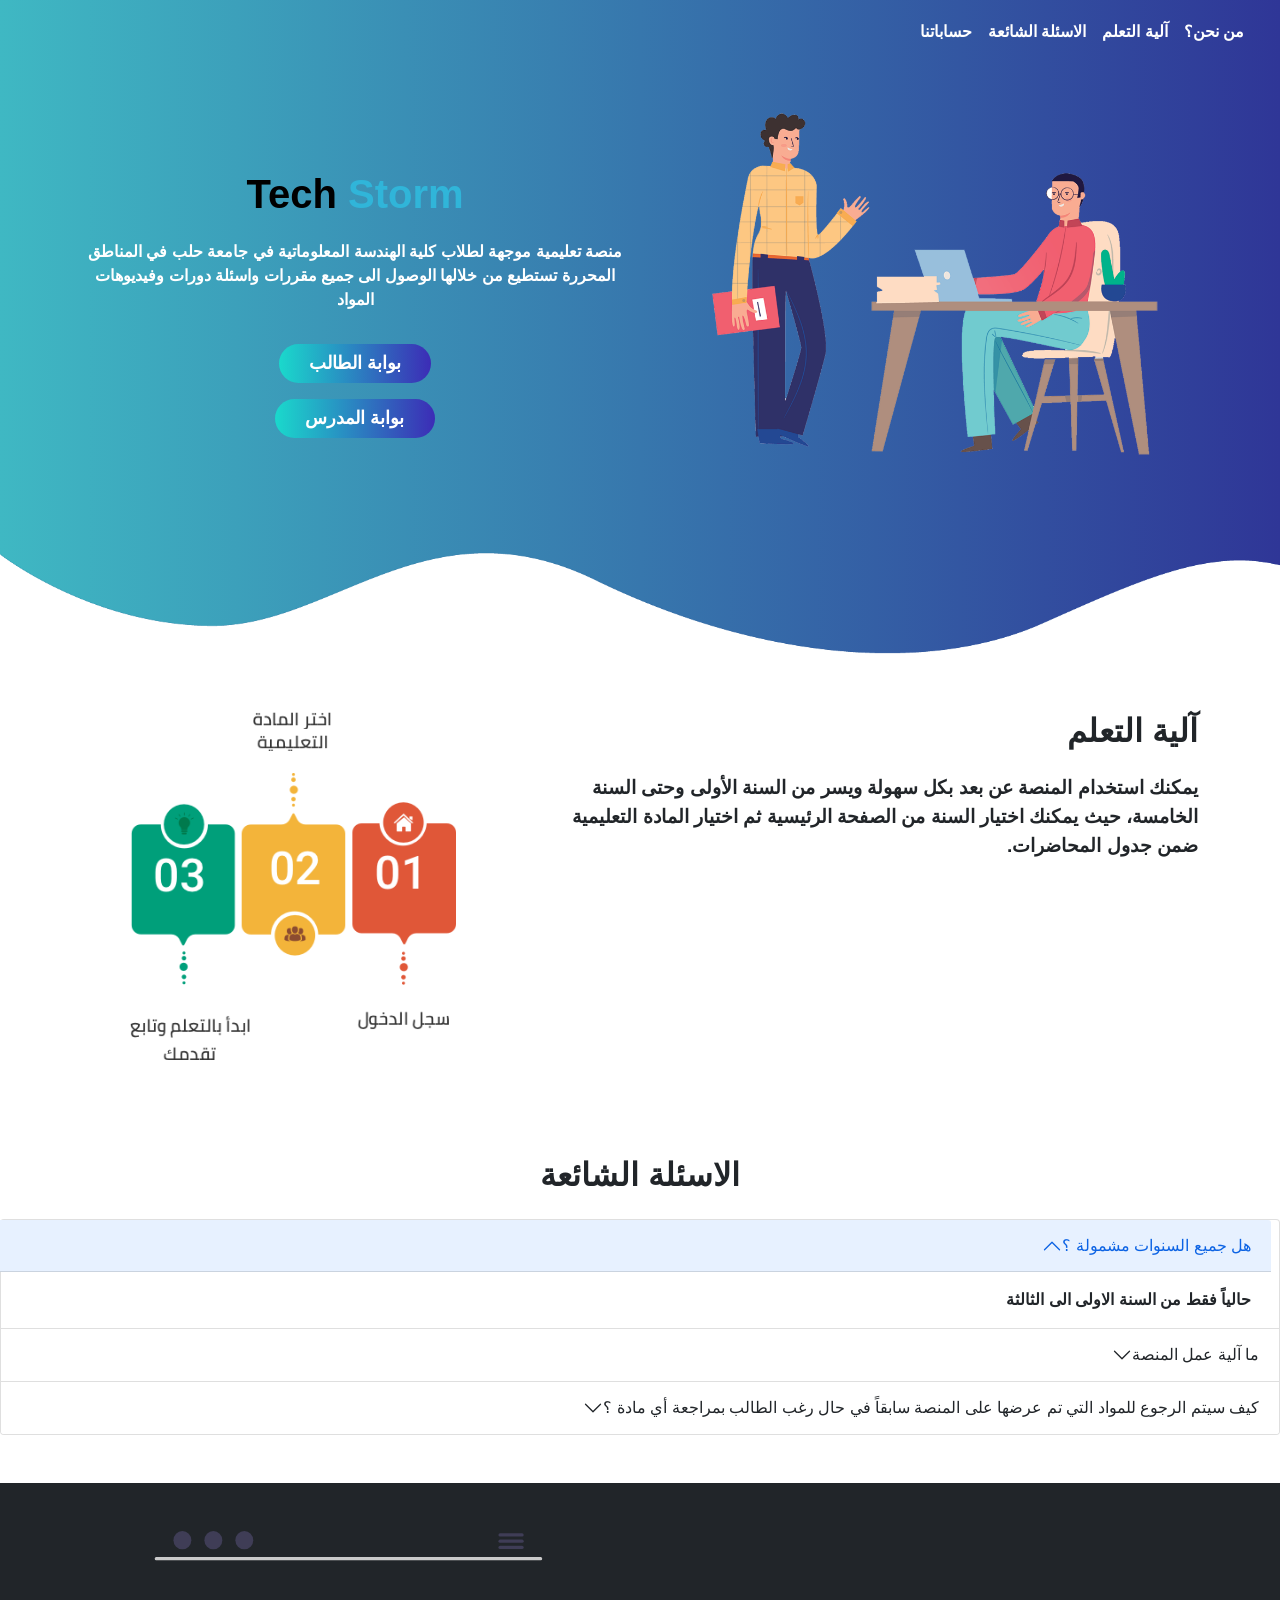
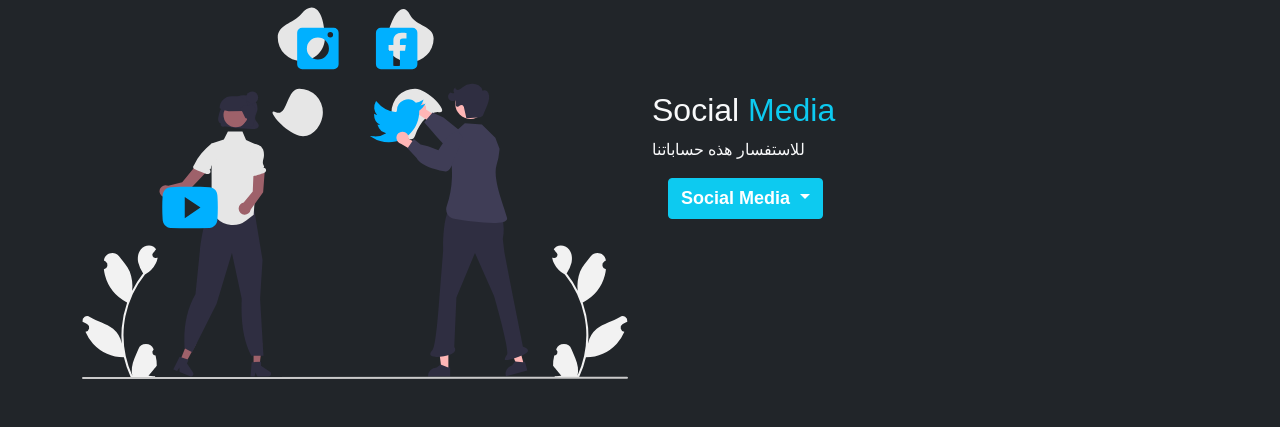
<file: index.html>
<!DOCTYPE html>
<html lang="en">
<head>
    <meta charset="UTF-8">
    <meta http-equiv="X-UA-Compatible" content="IE=edge">
    <meta name="viewport" content="width=device-width, initial-scale=1.0">
    <title>Tech storm</title>
    <link rel="stylesheet" href="css/bootstrap.css">
    <link rel="stylesheet" href="firstbage.css">
</head>
<body >
  <nav class="navbar navbar-expand-lg navbar-light bg-light fixed-top " dir="rtl" lang="ar">
    <div class="container-fluid ms-auto">
     
      <button class="navbar-toggler" type="button" data-bs-toggle="collapse" data-bs-target="#navbarNav" aria-controls="navbarNav" aria-expanded="false" aria-label="Toggle navigation">
        <span class="navbar-toggler-icon"></span>
      </button>
      <div class="collapse navbar-collapse" id="navbarNav">
        <ul class="navbar-nav ms-auto mt-1 mx-3">
          <li class="nav-item">
            <a class="nav-link active" aria-current="page" href="#">من نحن؟</a>
          </li>
          <li class="nav-item">
            <a class="nav-link" href="#learning">آلية التعلم</a>
          </li>
          <li class="nav-item">
            <a class="nav-link" href="#question">الاسئلة الشائعة</a>
          </li>
          <li class="nav-item">
            <a class="nav-link " href="#Social">حساباتنا</a>
          </li>
        </ul>
      </div>
    </div>
  </nav>
</section>
<section id="banner" class="text-center">
  <div class="container flex">
    <div class="d-flex">
    <div class="row">
      <div class="col-md-6">
        <p class="promo-title">Tech <span class="info">Storm</span></p>
        <p class="descripton">
منصة تعليمية موجهة لطلاب كلية الهندسة المعلوماتية في جامعة حلب في المناطق المحررة تستطيع من خلالها الوصول الى جميع مقررات واسئلة دورات وفيديوهات المواد  
        </p>
        <a href="firstloginstudent.html"><button class="btn btn-info btn1 m-3">بوابة الطالب </button></a>
        <br>
        <a href="firstpageteacher.html"><button class="btn btn-info btn1">بوابة المدرس </button></a>
        
      
      </div>
      <div class="col-md-6 text-center   ">
        <img src="Digital_agency_site_Img/images/home2.png" alt="" class="img-fluid ">
      </div>
    </div>
    
  </div>
  
</div>
<img src="Digital_agency_site_Img/images/wave1.png" alt="" class="bottom-img">
</section>
<!--HOw to learning-->
<section dir="rtl" lang="ar" class="process-container py-5 " id="learning">
<div class="process-blk container ">
  <div class="row ">
    <div class="container d-lg-flex">
    <div class="col-md-12 col-lg-7 process-text  " >
      <h2 class="title pb-3">آلية التعلم</h2>
      <p class="pl-5 text-right textlearn">
يمكنك استخدام المنصة  عن بعد بكل سهولة ويسر من السنة الأولى وحتى السنة الخامسة، حيث يمكنك اختيار السنة من الصفحة الرئيسية ثم اختيار المادة التعليمية ضمن جدول المحاضرات.
      </p>
    </div>
    <div class="col-md-12 col-lg-5 pt-7  ">
      <img src="images/flow (1).png" class="float-lg-start float-sm-end imagelearn mx-5 imagelearn" width="70%">
    </div>
  </div>
</div>
</div>
</section>
<!--questoin-->
<section dir="rtl" lang="ar" class="mt-5" >
  <h2 class="m-4 text-center textques" id="question">الاسئلة الشائعة</h2>
  <div class="accordion" id="accordionExample">
    <div class="accordion-item">
      <h2 class="accordion-header" id="headingOne">
        <button class="accordion-button mx-2" type="button" data-bs-toggle="collapse" data-bs-target="#collapseOne" aria-expanded="true" aria-controls="collapseOne">
         هل جميع السنوات مشمولة ؟
        </button>
      </h2>
      <div id="collapseOne" class="accordion-collapse collapse show" aria-labelledby="headingOne" data-bs-parent="#accordionExample">
        <div class="accordion-body">
          <strong class="mx-2">حالياً فقط من السنة الاولى الى الثالثة</strong> 
        </div>
      </div>
    </div>
    <div class="accordion-item">
      <h2 class="accordion-header" id="headingTwo">
        <button class="accordion-button collapsed" type="button" data-bs-toggle="collapse" data-bs-target="#collapseTwo" aria-expanded="false" aria-controls="collapseTwo">
          ما آلية عمل المنصة
        </button>
      </h2>
      <div id="collapseTwo" class="accordion-collapse collapse" aria-labelledby="headingTwo" data-bs-parent="#accordionExample">
        <div class="accordion-body">
          <strong>يمكن للطالب الدخول الى بوابة الطالب ومن ثم ادخال رقمه الجامعي و كلمة السرالتي تم اعطائه اياها ومن ثم يصل الى واجهة االمنصة</strong> 
        </div>
      </div>
    </div>
    <div class="accordion-item">
      <h2 class="accordion-header" id="headingThree">
        <button class="accordion-button collapsed"  dir="rtl" lang="ar" type="button" data-bs-toggle="collapse" data-bs-target="#collapseThree" aria-expanded="false" aria-controls="collapseThree">
         كيف سيتم الرجوع للمواد التي تم عرضها على المنصة سابقاً في حال رغب الطالب بمراجعة أي مادة ؟
        </button>
      </h2>
      <div id="collapseThree" class="accordion-collapse collapse" aria-labelledby="headingThree" data-bs-parent="#accordionExample">
        <div class="accordion-body">
          <strong>سيتم رفع الدروس بشكل يومي وسيكون المحتوى متاحًا على المنصة. </strong> 
        </div>
      </div>
    </div>
  </div>
</section>
<!--Social media-->
<section class="bg-dark text-center text-light  text-sm-start py-5 justify-content-center mt-5" id="Social">
  <div class="container">
      <div class="row align-items-center justify-content-center">
          <div class="col-md ">
              <img src="images/socialmedia.svg" alt="" class="img-fluid w-100 fotimg" width="25%" height="100%">
          </div>

          <div class="col-md py-1  ">
          <h2 class="fottext1">Social <span class="text-info">Media</span></h2>
         <p class="fottext">للاستفسار هذه حساباتنا </p>
       
        
         
         <div class="dropdown mx-3">
              <button class="btn btn-info dropdown-toggle  fottext " type="button" id="dropdownMenuButton2" data-bs-toggle="dropdown" aria-expanded="false">
              Social Media
              </button>
              <ul class="dropdown-menu dropdown-menu-dark" aria-labelledby="dropdownMenuButton2">
                <li><a class="dropdown-item active" href="https://twitter.com/mo_abdullah0" > Twitter</a></li>
                <li><a class="dropdown-item" href="https://www.instagram.com/mo_abdullah0/" ><i class="fa-brands fa-instagram m-1"></i>Instagram</a></li>
                <li><a class="dropdown-item" href="http://t.me/techst_bot" ><i class="fa-brands fa-telegram m-1"></i>Telegram</a></li>
                <li><hr class="dropdown-divider"></li>
                <li><a class="dropdown-item" href="https://www.youtube.com/channel/UCtgQEfWELcdyBoVNQWfrIuw" ><i class="fa-brands fa-youtube m-1"></i>You Tube</a></li>
              </ul>
            </div>
      </div>
        </div>
         
          
      </div>
    
  </div> 
      </div>


     
  </div>
</section >
      <script src="js/bootstrap.bundle.min.js"></script>
</body>
</html>
</file>
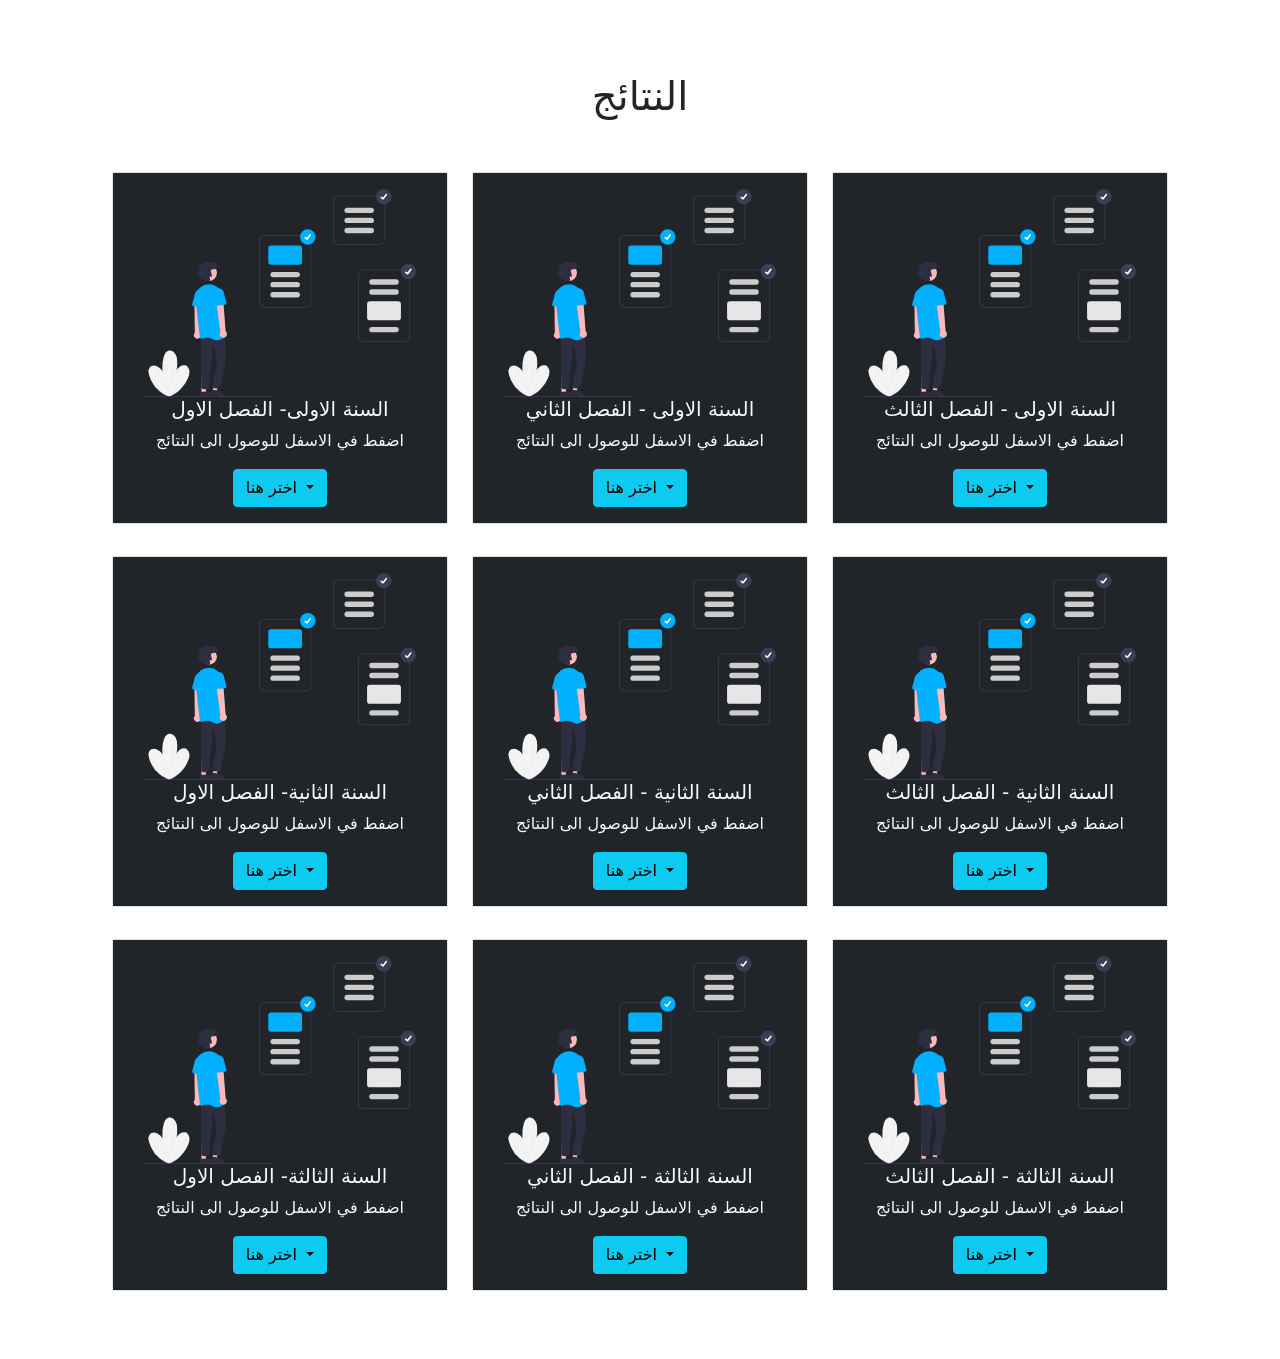
<file: final.html>
<!DOCTYPE html>
<html lang="en">
<head>
<link rel="stylesheet" href="css/bootstrap.css">
<meta charset="UTF-8">
<meta http-equiv="X-UA-Compatible" content="IE=edge">
<meta name="viewport" content="width=device-width, initial-scale=1.0">
<title> النتائج</title>
</head>
<body>
<section class="align-content-center justify-content-center m-5 px-sm-5" >
<div class="container text-center py-4  ">
<h1 >النتائج</h1>
</div>
<div class="row text-center m-1">
<div class="col-sm-4  py-3 c1">
<div class="card">
<div class="card-body bg-dark text-light">
    <img src="images/final.svg" width="90%" height="50%" alt="">
<h5 class="card-title"> السنة الاولى- الفصل الاول</h5>
<p class="card-text">اضفط في الاسفل للوصول الى النتائج </p>
<div class="dropdown">
<button class="btn btn-info dropdown-toggle" type="button" id="dropdownMenuButton2" data-bs-toggle="dropdown" aria-expanded="false">
اختر هنا
</button>
<ul class="dropdown-menu dropdown-menu-dark" aria-labelledby="dropdownMenuButton2">
<li><a class="dropdown-item active" href="https://drive.google.com/file/d/1H3eZwVQ2nK_gYFVH2rBMmPW3UyoPtPmW/view?usp=drivesdk" target="_blank">نتائج الفصل الاول 2019-2020</a></li>
<li><a class="dropdown-item " href="https://drive.google.com/file/d/1HIM1eRSksu_0O3MBekOI-b5iQvajXegA/view?usp=drivesdk" target="_blank">نتائج الفصل الاول 2020-2021</a></li>
<li><a class="dropdown-item " href="" target="_blank">نتائج الفصل الاول 2022-2021</a></li>
</ul>
</div>
</div>
</div>
</div>
<div class="col-sm-4  py-3 c2">
<div class="card">
<div class="card-body bg-dark text-light">
    <img src="images/final.svg" width="90%" height="50%" alt="">
<h5 class="card-title">السنة الاولى - الفصل الثاني </h5>
<p class="card-text">اضفط في الاسفل للوصول الى النتائج </p>
<div class="dropdown">
<button class="btn btn-info dropdown-toggle" type="button" id="dropdownMenuButton2" data-bs-toggle="dropdown" aria-expanded="false">
اختر هنا
</button>
<ul class="dropdown-menu dropdown-menu-dark" aria-labelledby="dropdownMenuButton2">
<li><a class="dropdown-item active" href="https://drive.google.com/file/d/1H3idilb8IC41HiI6wMuGVUTN6pX39bvY/view?usp=drivesdk" target="_blank">الفصل الثاني -2019-2020</a></li>
<li><a class="dropdown-item " href="https://drive.google.com/file/d/1HKOdQBiT4NmJFi25MZWEKe25qmJd0xj6/view?usp=drivesdk" target="_blank">الفصل الثاني -2020-2021</a></li>
</ul>
</div>
</div>
</div>
</div>

<div class="col-sm-4  py-3 c3">
<div class="card">
<div class="card-body bg-dark text-light">
<img src="images/final.svg" width="90%" height="50%" alt="">
<h5 class="card-title">السنة الاولى - الفصل الثالث </h5>
<p class="card-text">اضفط في الاسفل للوصول الى النتائج </p>
<div class="dropdown">
<button class="btn btn-info dropdown-toggle" type="button" id="dropdownMenuButton2" data-bs-toggle="dropdown" aria-expanded="false">
اختر هنا
</button>
<ul class="dropdown-menu dropdown-menu-dark" aria-labelledby="dropdownMenuButton2">
<li><a class="dropdown-item active" href="https://drive.google.com/file/d/1HCxLluRxy7YHH80USErOVN0fVm3IgKUH/view?usp=drivesdk" target="_blank">الدورة الثالثة -2019-2020</a></li>
<li><a class="dropdown-item " href="https://drive.google.com/file/d/1HUMHOUuI0Jz5aXnO9PecC5O-JWnu0ylI/view?usp=drivesdk" target="_blank">الدورة الثالثة -2020-2021</a></li>

</ul>
</div>
</div>
</div>
</div>
<div class="col-sm-4  py-3 c1">
    <div class="card">
    <div class="card-body bg-dark text-light">
        <img src="images/final.svg" width="90%" height="50%" alt="">
    <h5 class="card-title">  السنة الثانية- الفصل الاول </h5>
    <p class="card-text">اضفط في الاسفل للوصول الى النتائج </p>
    <div class="dropdown">
    <button class="btn btn-info dropdown-toggle" type="button" id="dropdownMenuButton2" data-bs-toggle="dropdown" aria-expanded="false">
    اختر هنا
    </button>
    <ul class="dropdown-menu dropdown-menu-dark" aria-labelledby="dropdownMenuButton2">
    <li><a class="dropdown-item active" href="https://drive.google.com/file/d/1Him6twj73YOnpQ_HLGZBlgiF5kp9eDBP/view?usp=drivesdk" target="_blank">نتائج السنة الثانية الفصل الاول 2021</a></li>
    <li><a class="dropdown-item " href="https://drive.google.com/file/d/1HmasemZQrIbPN8uqj6VNzYD9bFc0U9yM/view?usp=drivesdk" target="_blank">نتائج السنة الثانية الفصل الاول 2022</a></li>
    </ul>
    </div>
    </div>
    </div>
    </div>
    <div class="col-sm-4  py-3 c2">
    <div class="card">
    <div class="card-body bg-dark text-light">
        <img src="images/final.svg" width="90%" height="50%" alt="">
    <h5 class="card-title">السنة الثانية - الفصل الثاني </h5>
    <p class="card-text">اضفط في الاسفل للوصول الى النتائج </p>
    <div class="dropdown">
    <button class="btn btn-info dropdown-toggle" type="button" id="dropdownMenuButton2" data-bs-toggle="dropdown" aria-expanded="false">
    اختر هنا
    </button>
    <ul class="dropdown-menu dropdown-menu-dark" aria-labelledby="dropdownMenuButton2">
    <li><a class="dropdown-item active" href="https://drive.google.com/file/d/1HowFUabmAxpt3CFdcnjdneH_6P8rX_hy/view?usp=drivesdk" target="_blank">نتائج الفصل الثاني السنة الثانية 2021 </a></li>
    </ul>
    </div>
    </div>
    </div>
    </div>
    
    <div class="col-sm-4  py-3 c3">
    <div class="card">
    <div class="card-body bg-dark text-light">
    <img src="images/final.svg" width="90%" height="50%" alt="">
    <h5 class="card-title">السنة الثانية - الفصل الثالث </h5>
    <p class="card-text">اضفط في الاسفل للوصول الى النتائج </p>
    <div class="dropdown">
    <button class="btn btn-info dropdown-toggle" type="button" id="dropdownMenuButton2" data-bs-toggle="dropdown" aria-expanded="false">
    اختر هنا
    </button>
    <ul class="dropdown-menu dropdown-menu-dark" aria-labelledby="dropdownMenuButton2">
    <li><a class="dropdown-item active" href="https://drive.google.com/file/d/1HyaRkNc9ALUG-bHcSka7Cknk8aI5zAf1/view?usp=drivesdk" target="_blank"> الفصل الثالث 2021</a></li>
    
    </ul>
    </div>
    </div>
    </div>
    </div>
    <div class="col-sm-4  py-3 c1">
        <div class="card">
        <div class="card-body bg-dark text-light">
            <img src="images/final.svg" width="90%" height="50%" alt="">
        <h5 class="card-title">  السنة الثالثة- الفصل الاول </h5>
        <p class="card-text">اضفط في الاسفل للوصول الى النتائج </p>
        <div class="dropdown">
        <button class="btn btn-info dropdown-toggle" type="button" id="dropdownMenuButton2" data-bs-toggle="dropdown" aria-expanded="false">
        اختر هنا
        </button>
        <ul class="dropdown-menu dropdown-menu-dark" aria-labelledby="dropdownMenuButton2">
        <li><a class="dropdown-item active" href="https://drive.google.com/file/d/1HqXWR1PBfiuaCMqewVoGqTonP3OjRN6r/view?usp=drivesdk" target="_blank">الفصل الاول سنة ثالثة 2022 </a></li>
        
        </ul>
        </div>
        </div>
        </div>
        </div>
        <div class="col-sm-4  py-3 c2">
        <div class="card">
        <div class="card-body bg-dark text-light">
            <img src="images/final.svg" width="90%" height="50%" alt="">
        <h5 class="card-title">السنة الثالثة - الفصل الثاني </h5>
        <p class="card-text">اضفط في الاسفل للوصول الى النتائج </p>
        <div class="dropdown">
        <button class="btn btn-info dropdown-toggle" type="button" id="dropdownMenuButton2" data-bs-toggle="dropdown" aria-expanded="false">
        اختر هنا
        </button>
        <ul class="dropdown-menu dropdown-menu-dark" aria-labelledby="dropdownMenuButton2">
        <li><a class="dropdown-item active" href="" target="_blank">الفصل الثاني سنة ثالثة 2022 </a></li>
        </ul>
        </div>
        </div>
        </div>
        </div>
        
        <div class="col-sm-4  py-3 c3">
        <div class="card">
        <div class="card-body bg-dark text-light">
        <img src="images/final.svg" width="90%" height="50%" alt="">
        <h5 class="card-title">السنة الثالثة - الفصل الثالث </h5>
        <p class="card-text">اضفط في الاسفل للوصول الى النتائج </p>
        <div class="dropdown">
        <button class="btn btn-info dropdown-toggle" type="button" id="dropdownMenuButton2" data-bs-toggle="dropdown" aria-expanded="false">
        اختر هنا
        </button>
        <ul class="dropdown-menu dropdown-menu-dark" aria-labelledby="dropdownMenuButton2">
        <li><a class="dropdown-item active" href="" target="_blank"> الفصل الثالث السنة الثالثة 2022</a></li>
        
        </ul>
        </div>
        </div>
        </div>
        </div>
</div>
</section>

<script src="js/bootstrap.bundle.min.js"></script>

</body>
</html>
</file>
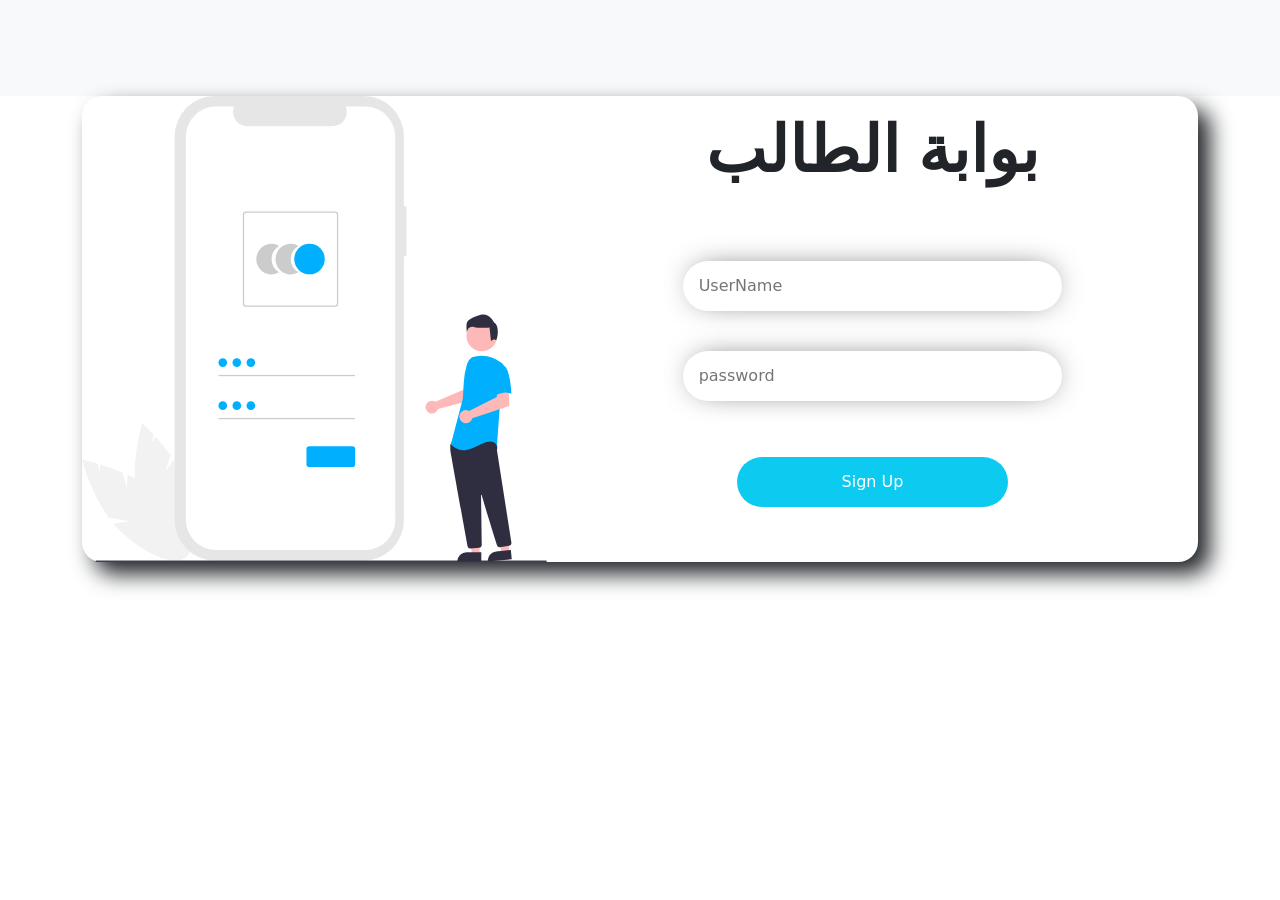
<file: firstloginstudent.html>
<!DOCTYPE html>
<html lang="en">
<head>
    <meta charset="UTF-8">
    <meta http-equiv="X-UA-Compatible" content="IE=edge">
    <meta name="viewport" content="width=device-width, initial-scale=1.0">
    <title>Document</title>
    <link rel="stylesheet" href="css/bootstrap.css">
    <link rel="stylesheet" href="firstloginstudent.css">
    <link rel="stylesheet" href="https://cdnjs.cloudflare.com/ajax/libs/animate.css/4.1.1/animate.min.css">
    <link rel="preconnect" href="https://fonts.googleapis.com">
    <link rel="preconnect" href="https://fonts.googleapis.com">
    <link rel="preconnect" href="https://fonts.gstatic.com" crossorigin>
    <link href="https://fonts.googleapis.com/css2?family=Amiri:wght@700&family=Bebas+Neue&family=Cairo:wght@600&family=Changa:wght@800&family=Kaushan+Script&family=Mochiy+Pop+One&family=Pacifico&family=Poppins:ital,wght@0,200;0,300;0,400;0,500;0,600;0,700;1,200&family=Rubik&family=Shrikhand&family=Work+Sans:ital,wght@0,400;0,600;1,300;1,500;1,600&display=swap" rel="stylesheet">
</head>
<body>
<section class="login py-5 bg-light"></section>
<div class="container">
    <div class="row g-0">
        <div class="col-lg-5">
        <img src="images/loogin.svg" class="img-fluid"  alt="">
    </div>
    <div class="col-lg-7 text-center" >
        <h1 class="animate__animated animate__heartBeat p-md-3" >بوابة الطالب</h1> 
        <form >
            <div class="form-row py-3 pt-5">
                <div class="offset-1 col-lg-10">
                    <input type="text" placeholder="UserName" class="inp px-3  let username">
                    <p class="erorrus">يرجى ادخال المعلومات الصحيحة</p>
                </div>
                <div class="form-row">
                    <div class="offset-1 col-lg-10">
                        <input type="password" placeholder="password" class="inp px-3 password">
                        <p class="erorrps">يرجى ادخال المعلومات الصحيحة</p>
                    </div>
                    <div class="form-row py-3">
                        <div class="offset-1 col-lg-10">
                            <button class="btn1 btn btn-info sign-up">Sign Up</button>
                            
                        </div>
            </div>
        </form>
    </div>
   
    </div>
</div>
<script defer src="firstloginstudent.js"></script>
    <script src="js/bootstrap.bundle.min.js"></script>
</body>
</html>
</file>
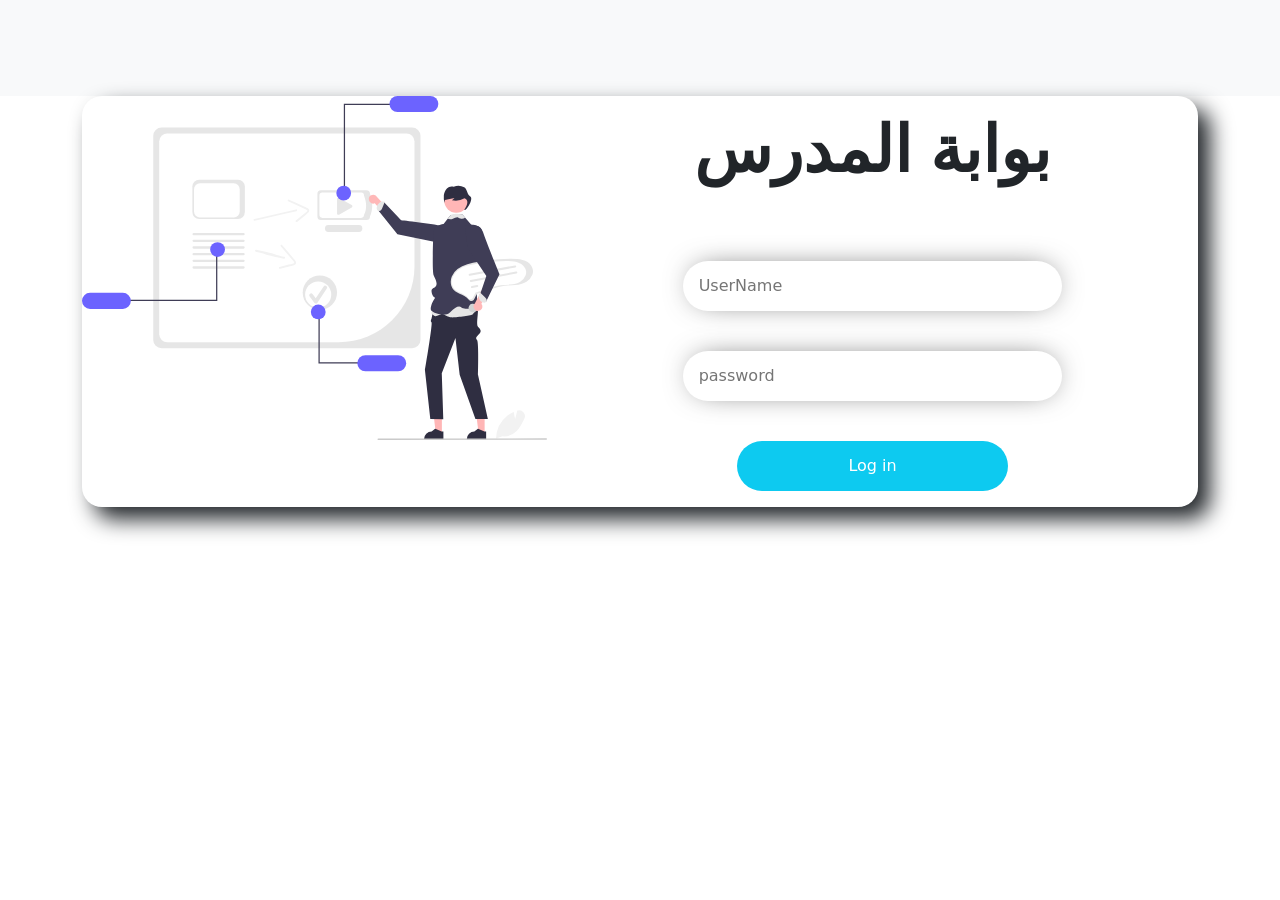
<file: firstpageteacher.html>
<!DOCTYPE html>
<html lang="en">
<head>
    <meta charset="UTF-8">
    <meta http-equiv="X-UA-Compatible" content="IE=edge">
    <meta name="viewport" content="width=device-width, initial-scale=1.0">
    <title>Document</title>
    <link rel="stylesheet" href="css/bootstrap.css">
    <link rel="stylesheet" href="firstloginstudent.css">
    <link rel="stylesheet" href="https://cdnjs.cloudflare.com/ajax/libs/animate.css/4.1.1/animate.min.css">
    <link rel="preconnect" href="https://fonts.googleapis.com">
    <link rel="preconnect" href="https://fonts.googleapis.com">
    <link rel="preconnect" href="https://fonts.gstatic.com" crossorigin>
    <link href="https://fonts.googleapis.com/css2?family=Amiri:wght@700&family=Bebas+Neue&family=Cairo:wght@600&family=Changa:wght@800&family=Kaushan+Script&family=Mochiy+Pop+One&family=Pacifico&family=Poppins:ital,wght@0,200;0,300;0,400;0,500;0,600;0,700;1,200&family=Rubik&family=Shrikhand&family=Work+Sans:ital,wght@0,400;0,600;1,300;1,500;1,600&display=swap" rel="stylesheet">
</head>
<body>
<section class="login py-5 bg-light"></section>
<div class="container">
    <div class="row g-0">
        <div class="col-lg-5">
        <img src="teacher.svg" class="img-fluid"  alt="" height="70%" width="150%">
    </div>
    <div class="col-lg-7 text-center" >
        <h1 class="animate__animated animate__heartBeat p-md-3" >بوابة المدرس</h1> 
        <form >
            <div class="form-row py-3 pt-5">
                <div class="offset-1 col-lg-10">
                    <input type="text" placeholder="UserName" class="inp px-3  let username">
                    <p class="erorrus">يرجى ادخال المعلومات الصحيحة</p>
                </div>
                <div class="form-row">
                    <div class="offset-1 col-lg-10">
                        <input type="password" placeholder="password" class="inp px-3 password">
                        <p class="erorrps">يرجى ادخال المعلومات الصحيحة</p>
                    </div>
                    <div class="form-row ">
                        <div class="offset-1 col-lg-10">
                            <button class="btn1 btn btn-info sign-up">Log in</button>
                      
                        </div>
            </div>
        </form>
    </div>
   
    </div>
</div>
<script defer src="firstpageteacher.js"></script>
    <script src="js/bootstrap.bundle.min.js"></script>
</body>
</html>
</file>
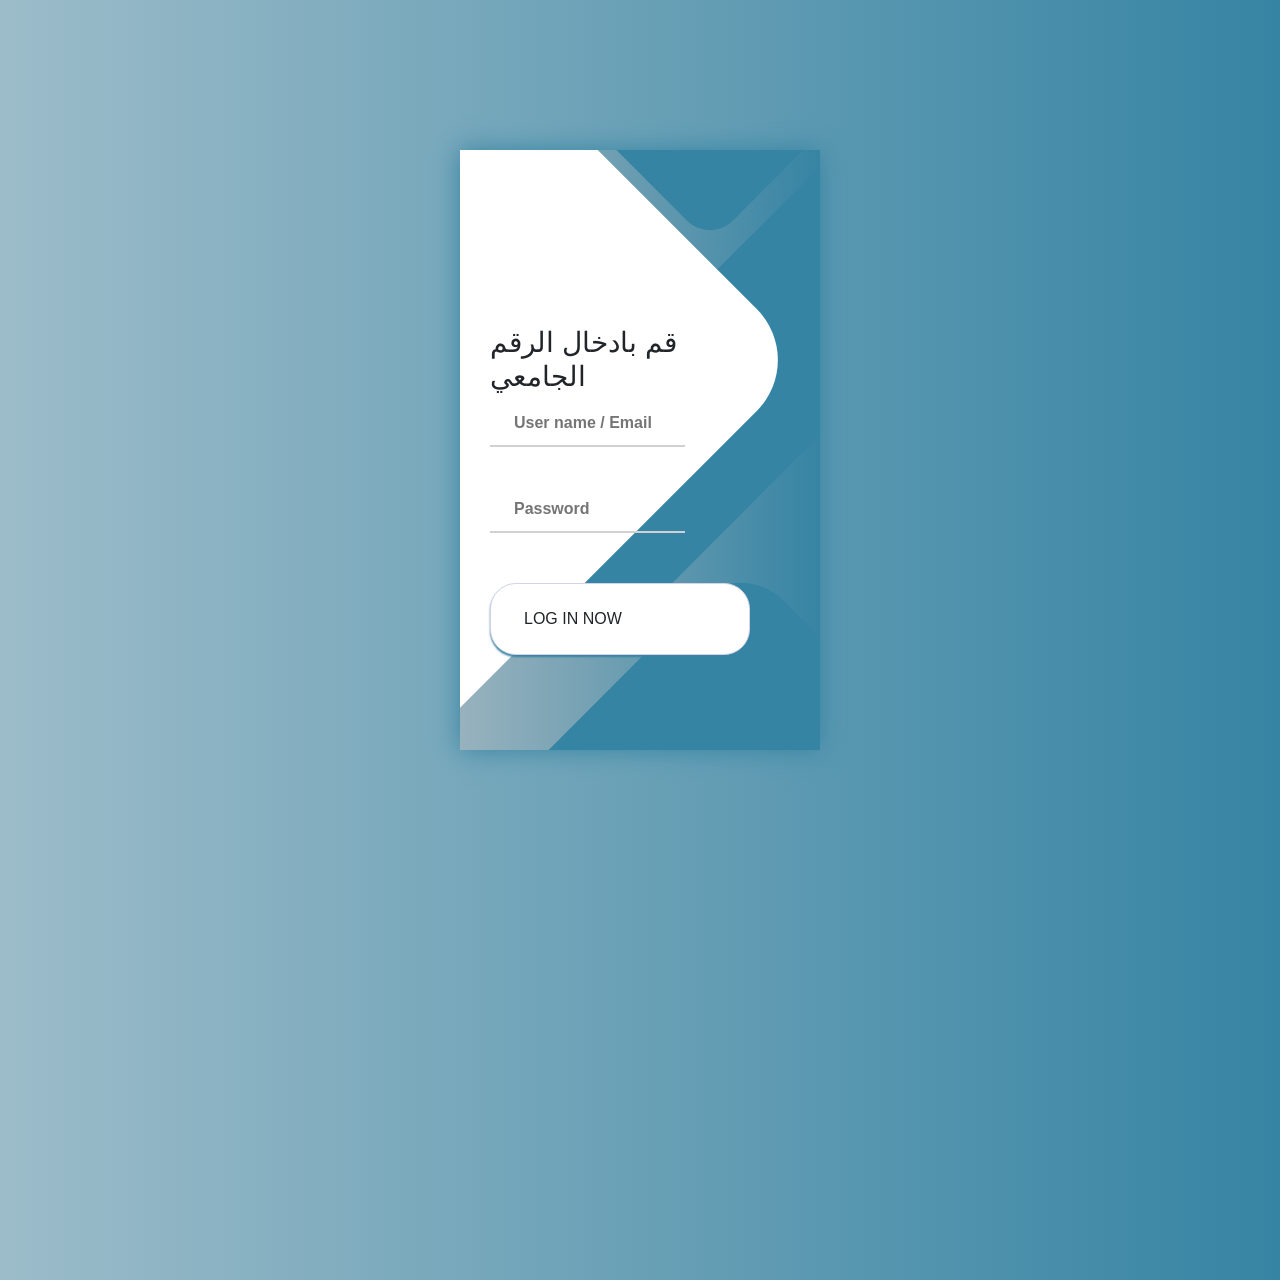
<file: login.html>
<!DOCTYPE html>
<html lang="en">
<head>
    <meta charset="UTF-8">
    <meta http-equiv="X-UA-Compatible" content="IE=edge">
    <meta name="viewport" content="width=device-width, initial-scale=1.0">
    <link rel="stylesheet" href="login.css">
   
    <link rel="stylesheet" href="css/bootstrap.css">
<script defer src="mainth.js"></script>
    <title>Login</title>
</head>
<body>
    <div class="container">
        <div class="screen">
            <div class="screen__content">
                <form class="login">
                    <div class="login__field">
                        <h3>قم بادخال الرقم الجامعي </h3>
                        <i class="login__icon fas fa-user"></i>
                        
                        <input type="text" class="login__input username" placeholder="User name / Email">
                    </div>
                    <div class="login__field">
                        <i class="login__icon fas fa-lock"></i>
                        <input type="password" class="login__input password" placeholder="Password">
                    </div>
                    <button class="button login__submit ">
                        <span class="button__text btn">Log In Now</span>
                        <i class="button__icon fas fa-chevron-right"></i>
                    </button>				
                </form>
                <div class="social-login">
                   
                    <div class="social-icons">
                        <a href="#" class="social-login__icon fab fa-instagram"></a>
                        <a href="#" class="social-login__icon fab fa-facebook"></a>
                        <a href="#" class="social-login__icon fab fa-twitter"></a>
                    </div>
                </div>
            </div>
            <div class="screen__background">
                <span class="screen__background__shape screen__background__shape4"></span>
                <span class="screen__background__shape screen__background__shape3"></span>		
                <span class="screen__background__shape screen__background__shape2"></span>
                <span class="screen__background__shape screen__background__shape1"></span>
            </div>		
        </div>
    </div>
       
      
      
      <!--Mohammed Alibrahim-->
      <table class="styled-table m388 " lang="ar">
        <thead>
            <tr class="">
                <th>الاسم</th>
                <th>الرقم الجامعي</th>
                <th>السنة الدراسية</th>
                <th>نتائج امتحانات :2022</th>
                <th>نظرية المعلومات</th>
                <th>نظرية المخططات</th>
                <th>رسوميات حاسوبية</th>
                <th>خوارزميات 2 </th>
                <th>معالجة الاشارة</th>
                <th>قواعد معطيات 1</th>
            </tr>
        </thead>
        <tbody>
            <tr class="bg-light">
                <td>محمد الابراهيم</td>
                <td>388</td>
                <td>الثالثة</td>
                <td>2021/2022</td>
                <td>71</td>
                <td class="color-warning">49</td>
                <td>50</td>
                <td>74</td>
                <td>61</td>
                <td>74</td>
               
            </tr>
           
           
            
        </tbody>
    </table>
    <table class="styled-table m403 " lang="ar">
        <thead>
            <tr class="">
                <th>الاسم</th>
                <th>الرقم الجامعي</th>
                <th>السنة الدراسية</th>
                <th>نتائج امتحانات :</th>
                <th>نظرية المعلومات</th>
                <th>نظرية المخططات</th>
                <th>رسوميات حاسوبية</th>
                <th>خوارزميات 2 </th>
                <th>معالجة الاشارة</th>
                <th>قواعد معطيات 1</th>
            </tr>
        </thead>
        <tbody>
            <tr class="bg-light">
                <td>أيوب عيسى الخطاب</td>
                <td>403</td>
                <td>الثالثة</td>
                <td>2021/2022</td>
                <td>71</td>
                <td class="color-warning">49</td>
                <td>50</td>
                <td>52</td>
                <td>61</td>
                <td>74</td>
               
            </tr>
           
           
            
        </tbody>
    </table>
    <!--حمزة الجرك-->
    <table class="styled-table m420 " lang="ar">
        <thead>
            <tr class="">
                <th>الاسم</th>
                <th>الرقم الجامعي</th>
                <th>السنة الدراسية</th>
                <th>نتائج امتحانات :</th>
                <th>نظرية المعلومات</th>
                <th>نظرية المخططات</th>
                <th>رسوميات حاسوبية</th>
                <th>خوارزميات 2 </th>
                <th>معالجة الاشارة</th>
                <th>قواعد معطيات 1</th>
            </tr>
        </thead>
        <tbody>
            <tr class="bg-light">
                <td>حمزة الجرك</td>
                <td>420</td>
                <td>الثالثة</td>
                <td>2021/2022</td>
                <td>71</td>
                <td class="color-warning">49</td>
                <td>50</td>
                <td>0</td>
                <td>61</td>
                <td>50</td>
               
            </tr>
           
           
            
        </tbody>
    </table>
    

<script src="js/bootstrap.bundle.min.js"></script>
    
</body>
</html>
</file>
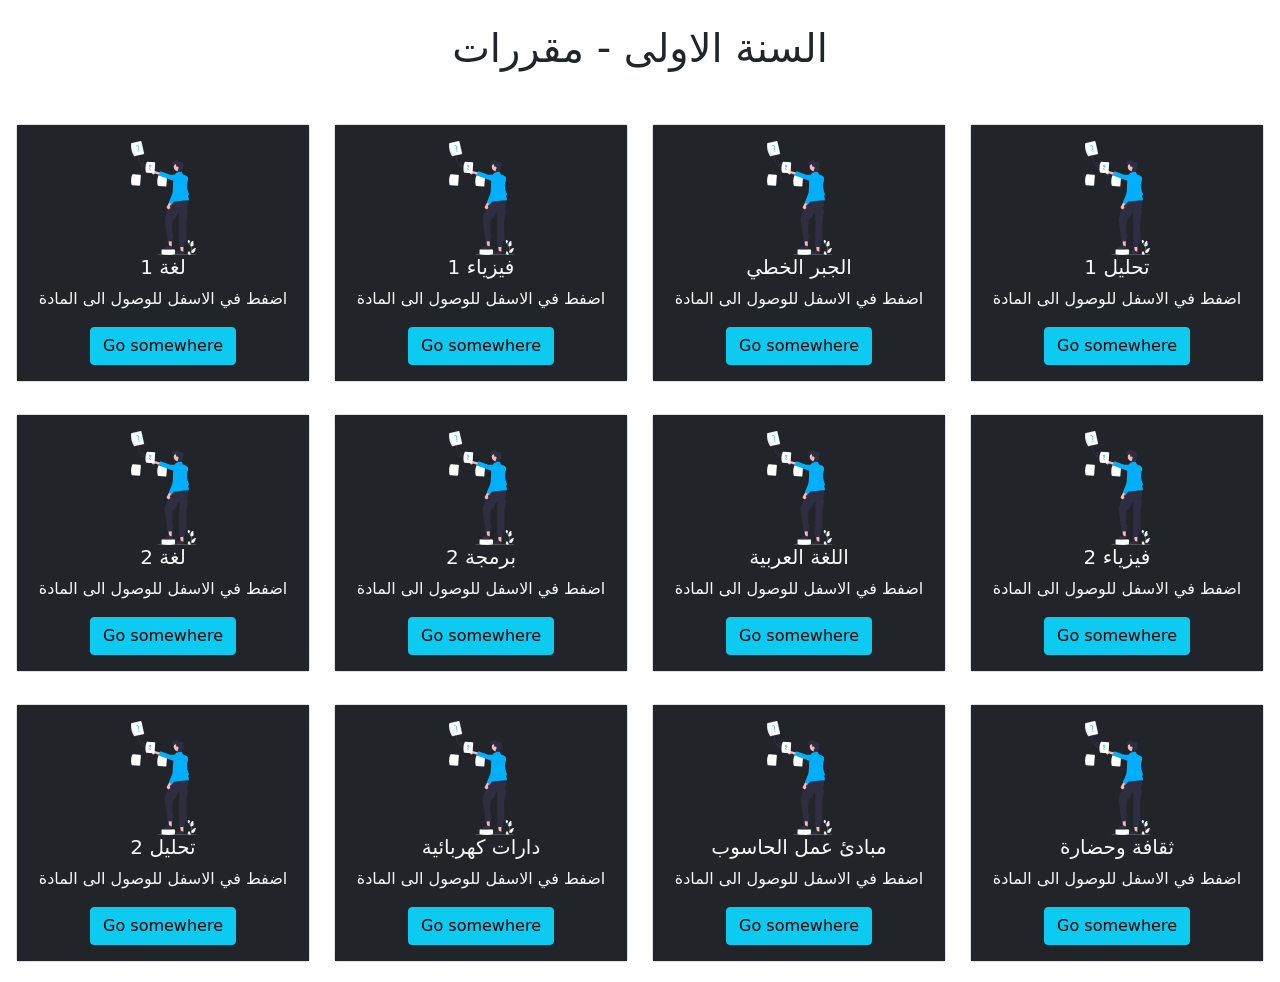
<file: s1m.html>
<!DOCTYPE html>
<html lang="en">
<head>
<link rel="stylesheet" href="css/bootstrap.css">
<meta charset="UTF-8">
<meta http-equiv="X-UA-Compatible" content="IE=edge">
<meta name="viewport" content="width=device-width, initial-scale=1.0">
<script defer src="s1.js"></script>
<title>السنة الاولى مقررات</title>
</head>
<body>

<!--s1 mok-->

<section id="s1m">
    <div class="container text-center py-4 ">
    <h1 >السنة الاولى - مقررات</h1>
    </div>
    <div class="row text-center m-1 ">
    <div class="col-sm-3  py-3 ss33">
    <div class="card">
    <div class="card-body bg-dark text-light">
      
    <img src="images/study1.svg" width="25%" height="50%" alt="">
    <h5 class="card-title">لغة 1</h5>
    <p class="card-text">اضفط في الاسفل للوصول الى المادة</p>
    <a href="https://drive.google.com/drive/folders/18xsLymOmeFAG2T3hRCKwqGcf3ZqkT68z" target="_blank" class="btn btn-info">Go somewhere</a>
    </div>
    </div>
    </div>
    <div class="col-sm-3  py-3 imgst1">
    <div class="card">
    <div class="card-body bg-dark text-light">
    <img src="images/study1.svg" width="25%" height="50%" alt="">
    <h5 class="card-title">فيزياء 1</h5>
    <p class="card-text">اضفط في الاسفل للوصول الى المادة</p>
    <a href="https://drive.google.com/drive/folders/18_A3K0lvrWR3lpuJ0kt01y-r--xVMcBv" target="_blank" class="btn btn-info">Go somewhere</a>
    </div>
    </div>
    </div>
    
    <div class="col-sm-3  py-3 btn11 ">
    <div class="card">
    <div class="card-body bg-dark text-light">
    <img src="images/study1.svg" width="25%" height="50%" alt="">
    <h5 class="card-title">الجبر الخطي</h5>
    <p class="card-text">اضفط في الاسفل للوصول الى المادة</p>
    <a href="https://drive.google.com/file/d/18Zj3VPljOBYQzUqI4ag_nIo1JgYonXDw/view?usp=drivesdk" target="_balnk" class="btn btn-info">Go somewhere</a>
    </div>
    </div>
    </div>
    <div class="col-sm-3  py-3 imgst1">
    <div class="card">
    <div class="card-body bg-dark text-light">
    <img src="images/study1.svg" width="25%" height="50%" alt="">
    <h5 class="card-title">تحليل 1</h5>
    <p class="card-text">اضفط في الاسفل للوصول الى المادة</p>
    <a href="https://drive.google.com/drive/folders/185T3Nj5hg_4IwcVUSIiUHMCsRDc6BM9Z" target="_blank" class="btn btn-info">Go somewhere</a>
    </div>
    </div>
    </div>
    <div class="col-sm-3  py-3 ss33">
    <div class="card">
    <div class="card-body bg-dark text-light">
    <img src="images/study1.svg" width="25%" height="50%" alt="">
    <h5 class="card-title">لغة 2</h5>
    <p class="card-text">اضفط في الاسفل للوصول الى المادة</p>
    <a href="#" class="btn btn-info">Go somewhere</a>
    </div>
    </div>
    </div>
    <div class="col-sm-3 py-3 imgst1">
    <div class="card">
    <div class="card-body bg-dark text-light">
    <img src="images/study1.svg" width="25%" height="50%" alt="">
    <h5 class="card-title ">برمجة 2 </h5>
    <p class="card-text">اضفط في الاسفل للوصول الى المادة</p>
    <a href="#" class="btn btn-info">Go somewhere</a>
    </div>
    </div>
    </div>
    
    <div class="col-sm-3 py-3 btn11">
    <div class="card">
    <div class="card-body bg-dark text-light">
    <img src="images/study1.svg" width="25%" height="50%" alt="">
    <h5 class="card-title">اللغة العربية</h5>
    <p class="card-text">اضفط في الاسفل للوصول الى المادة</p>
    <a href="#" class="btn btn-info">Go somewhere</a>
    </div>
    </div>
    </div>
    
    <div class="col-sm-3 py-3 ss33">
    <div class="card">
    <div class="card-body bg-dark text-light">
    <img src="images/study1.svg" width="25%" height="50%" alt="">
    <h5 class="card-title">فيزياء 2</h5>
    <p class="card-text">اضفط في الاسفل للوصول الى المادة</p>
    <a href="#" class="btn btn-info">Go somewhere</a>
    </div>
    </div>
    </div>
    <div class="col-sm-3  py-3 imgst1">
    <div class="card">
    <div class="card-body bg-dark text-light">
    <img src="images/study1.svg" width="25%" height="50%" alt="">
    <h5 class="card-title">تحليل 2 </h5>
    <p class="card-text">اضفط في الاسفل للوصول الى المادة</p>
    <a href="#" class="btn btn-info">Go somewhere</a>
    </div>
    </div>
    </div>
    
    <div class="col-sm-3  py-3 btn11">
    <div class="card">
    <div class="card-body bg-dark text-light">
    <img src="images/study1.svg" width="25%" height="50%" alt="">
    <h5 class="card-title">دارات كهربائية</h5>
    <p class="card-text">اضفط في الاسفل للوصول الى المادة</p>
    <a href="https://drive.google.com/drive/folders/19SZbtNyL25TVMU3I3Ju25t2poH1ZMoQ_" target="_blank" class="btn btn-info">Go somewhere</a>
    </div>
    </div>
    </div>
    <div class="col-sm-3  py-3 imgst1">
    <div class="card">
    <div class="card-body bg-dark text-light">
    <img src="images/study1.svg" width="25%" height="50%" alt="">
    <h5 class="card-title">مبادئ عمل الحاسوب</h5>
    <p class="card-text">اضفط في الاسفل للوصول الى المادة</p>
    <a href="https://drive.google.com/drive/folders/19GMBYEgShWa7H4pLWqaMCCEtPJxtOVUS" target="_blank" class="btn btn-info">Go somewhere</a>
    </div>
    </div>
    </div>
    <div class="col-sm-3  py-3 ss11">
    <div class="card">
    <div class="card-body bg-dark text-light">
    <img src="images/study1.svg" width="25%" height="50%" alt="">
    <h5 class="card-title">ثقافة وحضارة </h5>
    <p class="card-text">اضفط في الاسفل للوصول الى المادة</p>
    <a href="https://drive.google.com/drive/folders/19-qIhYhVNXGS1jBCa42GKsIkCe1_ZX5K" target="_blank" class="btn btn-info">Go somewhere</a>
    </div>
    </div>
    </div>
    </div>
    </section>
<script src="js/bootstrap.bundle.min.js"></script>

</body>
</html>
</file>
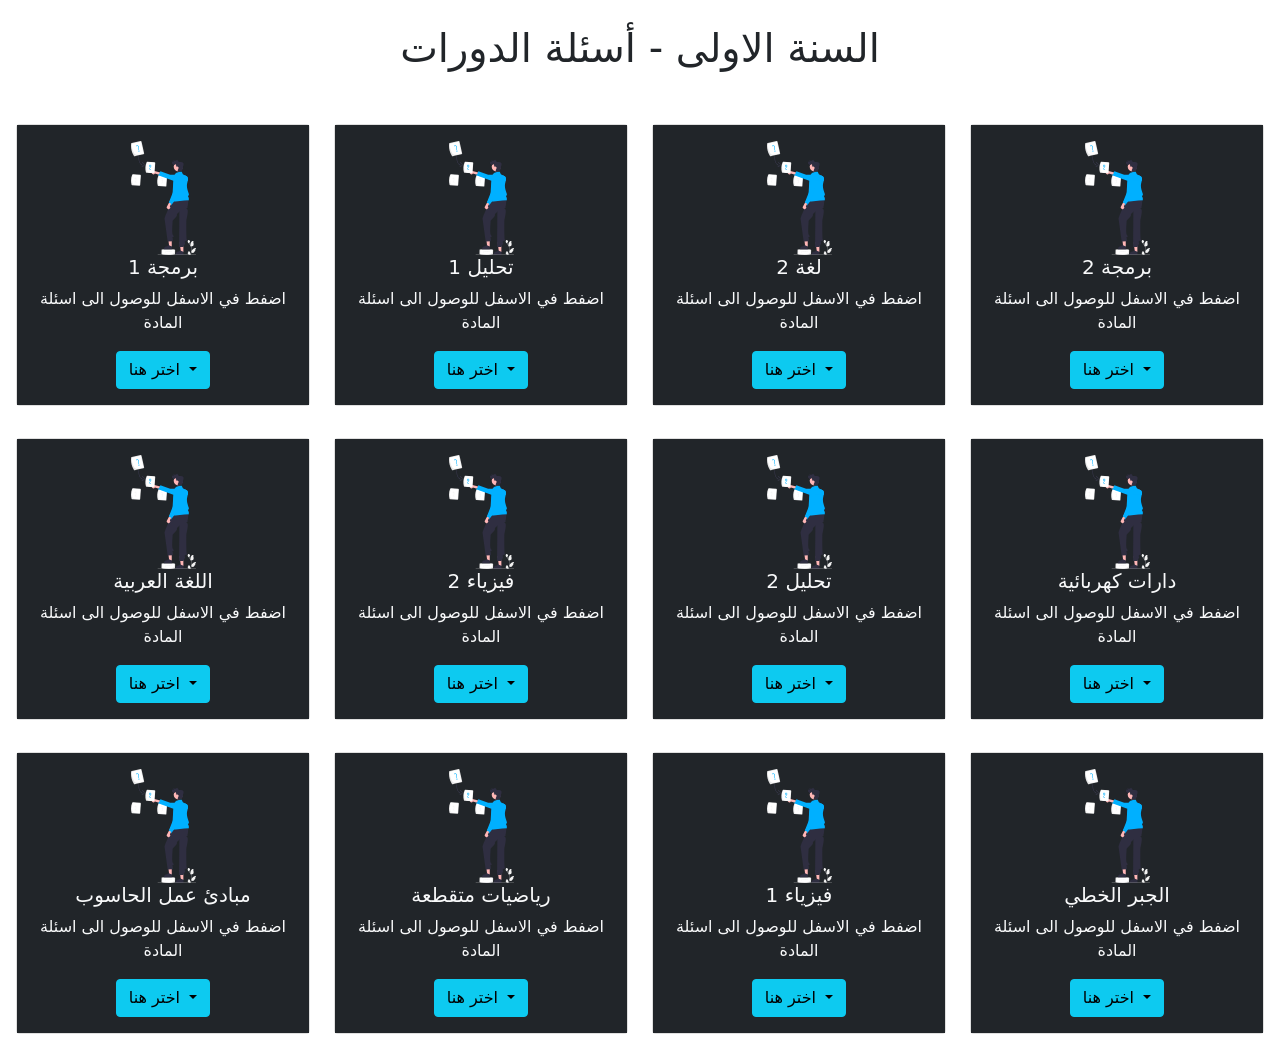
<file: s1sd.html>
<!DOCTYPE html>
<html lang="en">
<head>
<link rel="stylesheet" href="css/bootstrap.css">
<meta charset="UTF-8">
<meta http-equiv="X-UA-Compatible" content="IE=edge">
<meta name="viewport" content="width=device-width, initial-scale=1.0">
<title>السنة الاولى مقررات</title>
</head>
<body>
<!--s1d-->

<section  id="s1d">
    <div class="container text-center py-4 ">
    <h1 >السنة الاولى - أسئلة الدورات</h1>
    </div>
    <div class="row text-center m-1">
    <div class="col-sm-3  py-3 ss11">
    <div class="card">
    <div class="card-body bg-dark text-light">
    <img src="images/study1.svg" width="25%" height="50%" alt=""> 
        <h5 class="card-title">برمجة  1</h5>
    <p class="card-text">اضفط في الاسفل للوصول الى اسئلة المادة</p>
    <div class="dropdown">
    <button class="btn btn-info dropdown-toggle" type="button" id="dropdownMenuButton2" data-bs-toggle="dropdown" aria-expanded="false">
    اختر هنا
    </button>
    <ul class="dropdown-menu dropdown-menu-dark" aria-labelledby="dropdownMenuButton2">
    <li><a class="dropdown-item active" href="https://drive.google.com/drive/folders/13RYQ5wms1oMj1Pj_ohlQb5tJolcvImW9" target="_blank">جميع اسئلة الدورات </a></li>
    
    </ul>
    </div>
    </div>
    </div>
    </div>
    
    <div class="col-sm-3  py-3 imgst1">
    <div class="card">
    <div class="card-body bg-dark text-light">
    <img src="images/study1.svg" width="25%" height="50%" alt="">
    <h5 class="card-title">تحليل 1</h5>
    <p class="card-text">اضفط في الاسفل للوصول الى اسئلة المادة</p>
    <div class="dropdown">
    <button class="btn btn-info dropdown-toggle" type="button" id="dropdownMenuButton2" data-bs-toggle="dropdown" aria-expanded="false">
        اختر هنا
    </button>
    <ul class="dropdown-menu dropdown-menu-dark" aria-labelledby="dropdownMenuButton2">
        <li><a class="dropdown-item active " href="https://drive.google.com/drive/folders/12ZcejnVLSr10bD__9RVE-c26r-AXyh-E" target="_blank">دورة 2020 عملي ونظري</a></li>
        
    </ul>
    </div>
    </div>
    </div>
    </div>
    <div class="col-sm-3  py-3 btn11">
    <div class="card">
    <div class="card-body bg-dark text-light">
    <img src="images/study1.svg" width="25%" height="50%" alt="">
    <h5 class="card-title">لغة 2</h5>
    <p class="card-text">اضفط في الاسفل للوصول الى اسئلة المادة</p>
    <div class="dropdown">
    <button class="btn btn-info dropdown-toggle" type="button" id="dropdownMenuButton2" data-bs-toggle="dropdown" aria-expanded="false">
    اختر هنا
    </button>
    <ul class="dropdown-menu dropdown-menu-dark" aria-labelledby="dropdownMenuButton2">
    <li><a class="dropdown-item active" href="https://drive.google.com/drive/folders/17-cQRkBco8IrBIZsYnCHCsGRulsdbx31" target="_blank">جميع اسئلة لدورات</a></li>
    
    </ul>
    </div>
    </div>
    </div>
    </div>
    <div class="col-sm-3 py-3 imgst1">
    <div class="card">
    <div class="card-body bg-dark text-light">
    <img src="images/study1.svg" width="25%" height="50%" alt="">
    <h5 class="card-title ">برمجة 2 </h5>
    <p class="card-text">اضفط في الاسفل للوصول الى اسئلة المادة</p>
    <div class="dropdown">
    <button class="btn btn-info dropdown-toggle" type="button" id="dropdownMenuButton2" data-bs-toggle="dropdown" aria-expanded="false">
        اختر هنا
    </button>
    <ul class="dropdown-menu dropdown-menu-dark" aria-labelledby="dropdownMenuButton2">
    <li><a class="dropdown-item active" href="https://drive.google.com/drive/folders/15ruXgy2GhiZCIYNTiRWaLVohBtZ8K0Bl"target="_blank">جميع اسئلة الدورات</a></li>
    
    </ul>
    </div>
    </div>
    </div>
    </div>
    
    <div class="col-sm-3 py-3 ss33">
    <div class="card">
    <div class="card-body bg-dark text-light">
    <img src="images/study1.svg" width="25%" height="50%" alt="">
    <h5 class="card-title">اللغة العربية</h5>
    <p class="card-text">اضفط في الاسفل للوصول الى اسئلة المادة</p>
    <div class="dropdown">
    <button class="btn btn-info dropdown-toggle" type="button" id="dropdownMenuButton2" data-bs-toggle="dropdown" aria-expanded="false">
        اختر هنا
    </button>
    <ul class="dropdown-menu dropdown-menu-dark" aria-labelledby="dropdownMenuButton2">
        <li><a class="dropdown-item active" href="https://drive.google.com/drive/folders/15Gs_Yc60bJjf-uT_VEZJZTQk3JoTZGFK"target="_blank">جميع اسئلة الدورات</a></li>
       
    </ul>
    </div>
    </div>
    </div>
    </div>
    
    <div class="col-sm-3 py-3 ss33">
    <div class="card">
    <div class="card-body bg-dark text-light">
    <img src="images/study1.svg" width="25%" height="50%" alt="">
    <h5 class="card-title">فيزياء 2</h5>
    <p class="card-text">اضفط في الاسفل للوصول الى اسئلة المادة</p>
    <div class="dropdown">
    <button class="btn btn-info dropdown-toggle" type="button" id="dropdownMenuButton2" data-bs-toggle="dropdown" aria-expanded="false">
        اختر هنا
    </button>
    <ul class="dropdown-menu dropdown-menu-dark" aria-labelledby="dropdownMenuButton2">
        <li><a class="dropdown-item active" href="https://drive.google.com/drive/folders/14vlSIjy8_sUAcQs2Ad3oajJRN2TRoM1P" target="_blank">جميع أسئلة الدورات</a></li>
    </ul>
    </div>
    </div>
    </div>
    </div>
    <div class="col-sm-3  py-3 fotimg">
    <div class="card">
    <div class="card-body bg-dark text-light">
        <img src="images/study1.svg" width="25%" height="50%" alt="">
    <h5 class="card-title">تحليل 2 </h5>
    <p class="card-text">اضفط في الاسفل للوصول الى اسئلة المادة</p>
    <div class="dropdown">
        <button class="btn btn-info dropdown-toggle" type="button" id="dropdownMenuButton2" data-bs-toggle="dropdown" aria-expanded="false">
            اختر هنا
        </button>
        <ul class="dropdown-menu dropdown-menu-dark" aria-labelledby="dropdownMenuButton2">
            <li><a class="dropdown-item active" href="https://drive.google.com/drive/folders/15Gs_Yc60bJjf-uT_VEZJZTQk3JoTZGFK"target="_blank">جميع أسئلة الدورات</a></li>
           
        </ul>
        </div>
    </div>
    </div>
    </div>
    
    <div class="col-sm-3  py-3 fotimg">
    <div class="card">
        <div class="card-body bg-dark text-light">
            <img src="images/study1.svg" width="25%" height="50%" alt="">
        <h5 class="card-title">دارات كهربائية</h5>
        <p class="card-text">اضفط في الاسفل للوصول الى اسئلة المادة</p>
        <div class="dropdown">
            <button class="btn btn-info dropdown-toggle" type="button" id="dropdownMenuButton2" data-bs-toggle="dropdown" aria-expanded="false">
                اختر هنا
            </button>
            <ul class="dropdown-menu dropdown-menu-dark" aria-labelledby="dropdownMenuButton2">
                <li><a class="dropdown-item active" href="https://drive.google.com/drive/folders/1764kX96SmbNiRnfpkS0nmK9l1qwl6XYz"target="_blank">جميع اسئلة الدورات</a></li>
    
            </ul>
            </div>
        </div>
    </div>
    </div>
    <div class="col-sm-3  py-3 btn11">
    <div class="card">
        <div class="card-body bg-dark text-light">
            <img src="images/study1.svg" width="25%" height="50%" alt="">
        <h5 class="card-title">مبادئ عمل الحاسوب</h5>
        <p class="card-text">اضفط في الاسفل للوصول الى اسئلة المادة</p>
        <div class="dropdown">
            <button class="btn btn-info dropdown-toggle" type="button" id="dropdownMenuButton2" data-bs-toggle="dropdown" aria-expanded="false">
                اختر هنا
            </button>
            <ul class="dropdown-menu dropdown-menu-dark" aria-labelledby="dropdownMenuButton2">
                <li><a class="dropdown-item active" href="https://drive.google.com/drive/folders/158Rx7H1NHpQj5Wpok0H7AuOQC2Y0mrPX"target="_blank">جميع أسئلة الدورات</a></li>
              
            </ul>
            </div>
        </div>
    </div>
    </div>
    <div class="col-sm-3  py-3 imgst1">
    <div class="card">
    <div class="card-body bg-dark text-light">
        <img src="images/study1.svg" width="25%" height="50%" alt="">
    <h5 class="card-title">رياضيات متقطعة</h5>
    <p class="card-text">اضفط في الاسفل للوصول الى اسئلة المادة</p>
    <div class="dropdown">
        <button class="btn btn-info dropdown-toggle" type="button" id="dropdownMenuButton2" data-bs-toggle="dropdown" aria-expanded="false">
            اختر هنا
        </button>
        <ul class="dropdown-menu dropdown-menu-dark" aria-labelledby="dropdownMenuButton2">
            <li><a class="dropdown-item active" href="https://drive.google.com/drive/folders/17sXkzi3wsJ7J0VsuPv11eAy_xtyKY7RH" target="_blank">جميع اسئلة الدورات</a></li>
           
        </ul>
        </div>
    </div>
    </div>
    </div>
    
    <div class="col-sm-3  py-3 btn11">
        <div class="card">
            <div class="card-body bg-dark text-light">
                <img src="images/study1.svg" width="25%" height="50%" alt="">
            <h5 class="card-title">فيزياء 1</h5>
            <p class="card-text">اضفط في الاسفل للوصول الى اسئلة المادة</p>
            <div class="dropdown">
                <button class="btn btn-info dropdown-toggle" type="button" id="dropdownMenuButton2" data-bs-toggle="dropdown" aria-expanded="false">
                    اختر هنا
                </button>
                <ul class="dropdown-menu dropdown-menu-dark" aria-labelledby="dropdownMenuButton2">
                    <li><a class="dropdown-item active" href="https://drive.google.com/drive/folders/1436JsLEtJiYaw_KGLHq_-gtYPxt6qwiv" target="_blank">جميع أسئلة الدورات</a></li>
                  
                </ul>
                </div>
            </div>
        </div>
        </div>
        <div class="col-sm-3  py-3 fotimg">
        <div class="card">
        <div class="card-body bg-dark text-light">
            <img src="images/study1.svg" width="25%" height="50%" alt="">
        <h5 class="card-title">الجبر الخطي</h5>
        <p class="card-text">اضفط في الاسفل للوصول الى اسئلة المادة</p>
        <div class="dropdown">
            <button class="btn btn-info dropdown-toggle" type="button" id="dropdownMenuButton2" data-bs-toggle="dropdown" aria-expanded="false">
                اختر هنا
            </button>
            <ul class="dropdown-menu dropdown-menu-dark" aria-labelledby="dropdownMenuButton2">
                <li><a class="dropdown-item active" href="https://drive.google.com/drive/folders/13DD_rGlQ0IPd5HPxQ-O2HPwIsrYVeX15" target="_blank">نظري أولى وثالثة ٢٠٢٠ - أولى ٢٠٢١</a></li>
               
            </ul>
            </div>
        </div>
        </div>
        </div>
    </div>
    </section>
<script src="js/bootstrap.bundle.min.js"></script>

</body>
</html>
</file>
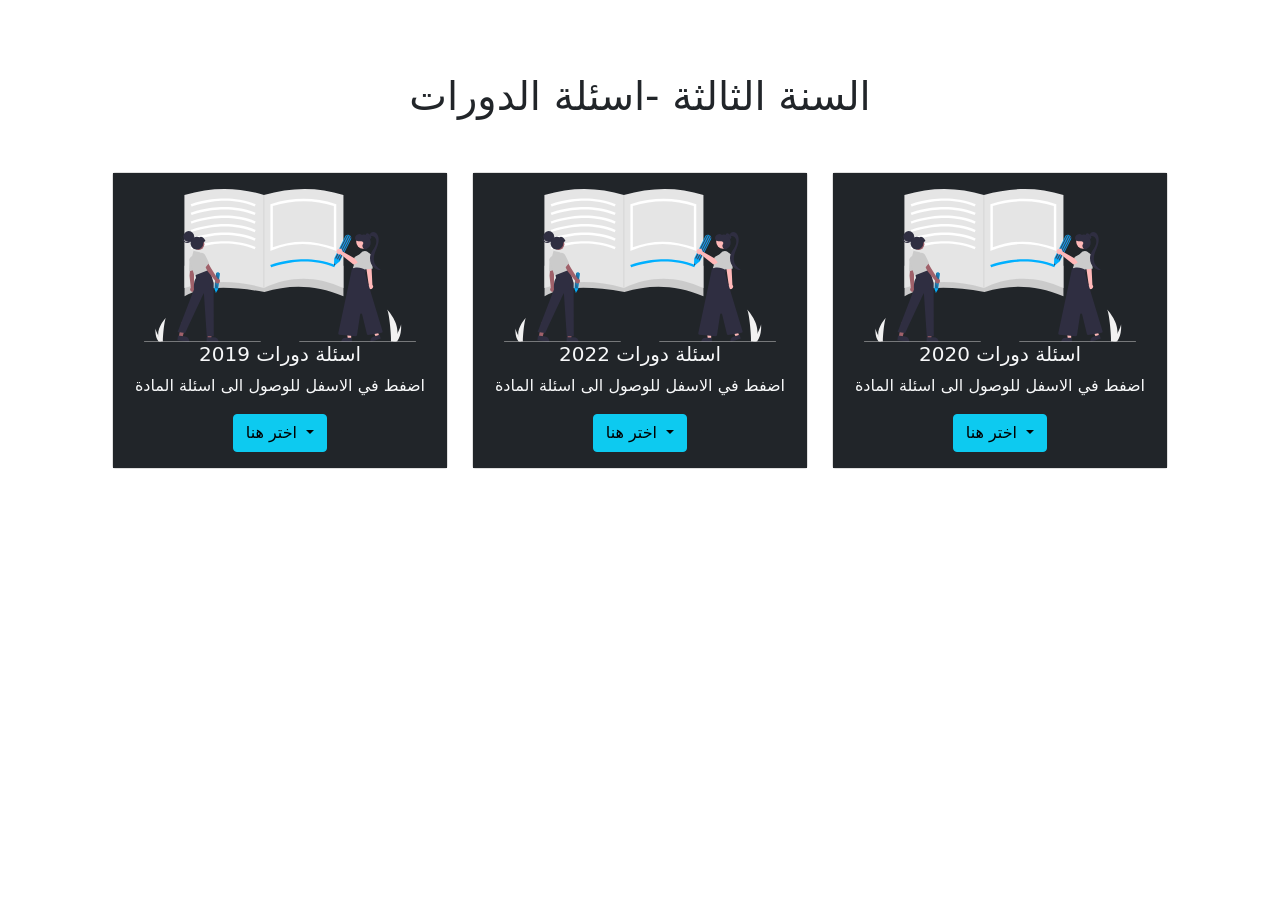
<file: s3d.html>
<!DOCTYPE html>
<html lang="ar">
<head>
    <link rel="stylesheet" href="s3.css">
<link rel="stylesheet" href="css/bootstrap.css">
<meta charset="UTF-8">
<meta http-equiv="X-UA-Compatible" content="IE=edge">
<meta name="viewport" content="width=device-width, initial-scale=1.0">
<title> السنة الثالثة أسئلة الدورات</title>
</head>
<body>
  <!--dawrat-->
  <section class="align-content-center justify-content-center m-5 px-sm-5" >
    <div class="container text-center py-4  ">
    <h1 >السنة الثالثة -اسئلة الدورات</h1>
    </div>
    <div class="row text-center m-1">
    <div class="col-sm-4  py-3 ss1 btn11">
    <div class="card">
    <div class="card-body bg-dark text-light">
    <img src="images/s3m.svg" width="90%" height="50%" alt="">
    <h5 class="card-title">اسئلة دورات 2019</h5>
    <p class="card-text">اضفط في الاسفل للوصول الى اسئلة المادة</p>
    <div class="dropdown">
    <button class="btn btn-info dropdown-toggle" type="button" id="dropdownMenuButton2" data-bs-toggle="dropdown" aria-expanded="false">
    اختر هنا
    </button>
    <ul class="dropdown-menu dropdown-menu-dark" aria-labelledby="dropdownMenuButton2">
    <li><a class="dropdown-item active" href="https://drive.google.com/drive/folders/1Gpq_fYnDbBXttVSz_-B0nb823c2WC-aG" >اسئلة دورات 2019</a></li>
    
    </ul>
    </div>
    </div>
    </div>
    </div>
    <div class="col-sm-4  py-3 ss2 fotimg">
    <div class="card">
    <div class="card-body bg-dark text-light">
    <img src="images/s3m.svg" width="90%" height="50%" alt="">
    <h5 class="card-title">اسئلة دورات 2022</h5>
    <p class="card-text">اضفط في الاسفل للوصول الى اسئلة المادة</p>
    <div class="dropdown">
    <button class="btn btn-info dropdown-toggle" type="button" id="dropdownMenuButton2" data-bs-toggle="dropdown" aria-expanded="false">
    اختر هنا
    </button>
    <ul class="dropdown-menu dropdown-menu-dark" aria-labelledby="dropdownMenuButton2">
    <li><a class="dropdown-item active" href="https://drive.google.com/drive/folders/1GRrmX91HJSCLfNybAMxe-PfofeDTL6uo" >دورات 2022</a></li>
    </ul>
    </div>
    </div>
    </div>
    </div>
    
    <div class="col-sm-4  py-3 ss3 imgst1">
    <div class="card">
    <div class="card-body bg-dark text-light">
    <img src="images/s3m.svg" width="90%" height="50%" alt="">
    <h5 class="card-title">اسئلة دورات 2020</h5>
    <p class="card-text">اضفط في الاسفل للوصول الى اسئلة المادة</p>
    <div class="dropdown">
    <button class="btn btn-info dropdown-toggle" type="button" id="dropdownMenuButton2" data-bs-toggle="dropdown" aria-expanded="false">
    اختر هنا
    </button>
    <ul class="dropdown-menu dropdown-menu-dark" aria-labelledby="dropdownMenuButton2">
    <li><a class="dropdown-item active" href="https://drive.google.com/drive/folders/1GxJuDCU5G5Zv4uMt2LYAOGoNNr4Hqy89" >دورات 2020</a></li>
    
    </ul>
    </div>
    </div>
    </div>
    </div>
    </div>
    </section>
<script src="js/bootstrap.bundle.min.js"></script>

</body>
</html>
</file>
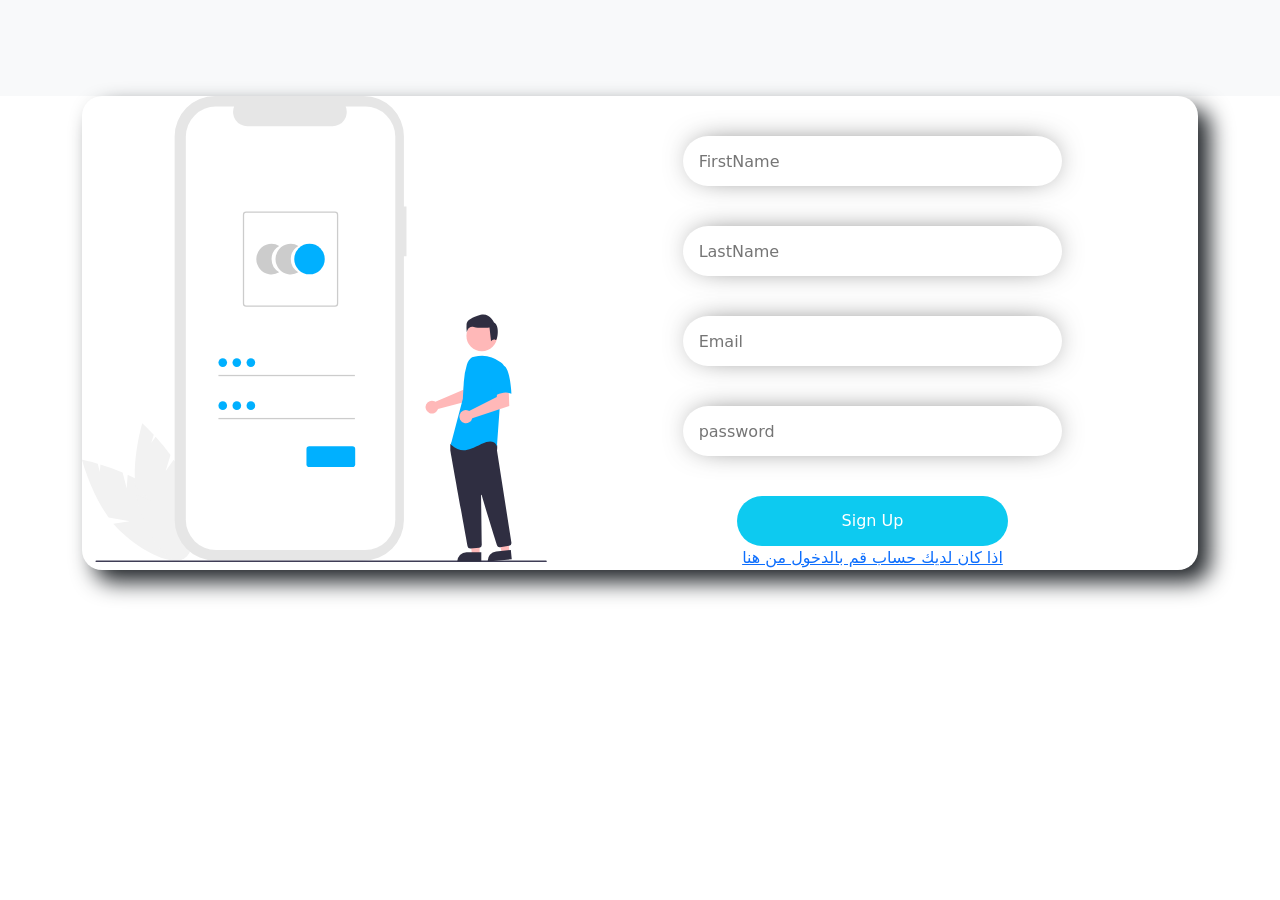
<file: signup.html>
<!DOCTYPE html>
<html lang="en">
<head>
    <meta charset="UTF-8">
    <meta http-equiv="X-UA-Compatible" content="IE=edge">
    <meta name="viewport" content="width=device-width, initial-scale=1.0">
    <title>Document</title>
    <link rel="stylesheet" href="css/bootstrap.css">
    <link rel="stylesheet" href="firstloginstudent.css">
    <link rel="stylesheet" href="https://cdnjs.cloudflare.com/ajax/libs/animate.css/4.1.1/animate.min.css">
    <link rel="preconnect" href="https://fonts.googleapis.com">
    <link rel="preconnect" href="https://fonts.googleapis.com">
    <link rel="preconnect" href="https://fonts.gstatic.com" crossorigin>
    <link href="https://fonts.googleapis.com/css2?family=Amiri:wght@700&family=Bebas+Neue&family=Cairo:wght@600&family=Changa:wght@800&family=Kaushan+Script&family=Mochiy+Pop+One&family=Pacifico&family=Poppins:ital,wght@0,200;0,300;0,400;0,500;0,600;0,700;1,200&family=Rubik&family=Shrikhand&family=Work+Sans:ital,wght@0,400;0,600;1,300;1,500;1,600&display=swap" rel="stylesheet">
</head>
<body>
<section class="login py-5 bg-light"></section>
<div class="container">
    <div class="row g-0">
        <div class="col-lg-5">
        <img src="images/loogin.svg" class="img-fluid"  alt="">
    </div>
    <div class="col-lg-7 text-center" >
        <h1 class="animate__animated animate__heartBeat p-md-3" ></h1> 
        <form >
            <div class="form-row  ">
                <div class="offset-1 col-lg-10">
                    <input type="text" placeholder="FirstName" class="inp px-3  let username">
                    <p class="erorrus">يرجى ادخال المعلومات الصحيحة</p>
                </div>
                <div class="form-row">
                    <div class="offset-1 col-lg-10">
                        <input type="password" placeholder="LastName" class="inp px-3 password">
                        <p class="erorrps">يرجى ادخال المعلومات الصحيحة</p>
                    </div>
                    <div class="form-row">
                        <div class="offset-1 col-lg-10">
                            <input type="email" placeholder="Email" class="inp px-3 password">
                            <p class="erorrps">يرجى ادخال المعلومات الصحيحة</p>
                        </div>
                        <div class="form-row">
                            <div class="offset-1 col-lg-10">
                                <input type="password" placeholder="password" class="inp px-3 password">
                                <p class="erorrps">يرجى ادخال المعلومات الصحيحة</p>
                            </div>
                    <div class="form-row ">
                        <div class="offset-1 col-lg-10">
                            <button class="btn1 btn btn-info sign-up">Sign Up</button>
                            <br>
                            <a href="firstloginstudent.html" >اذا كان لديك حساب قم بالدخول من هنا  </a>
                        </div>
            </div>
        </form>
    </div>
   
    </div>
</div>
<script defer src="firstloginstudent.js"></script>
    <script src="js/bootstrap.bundle.min.js"></script>
</body>
</html>
</file>
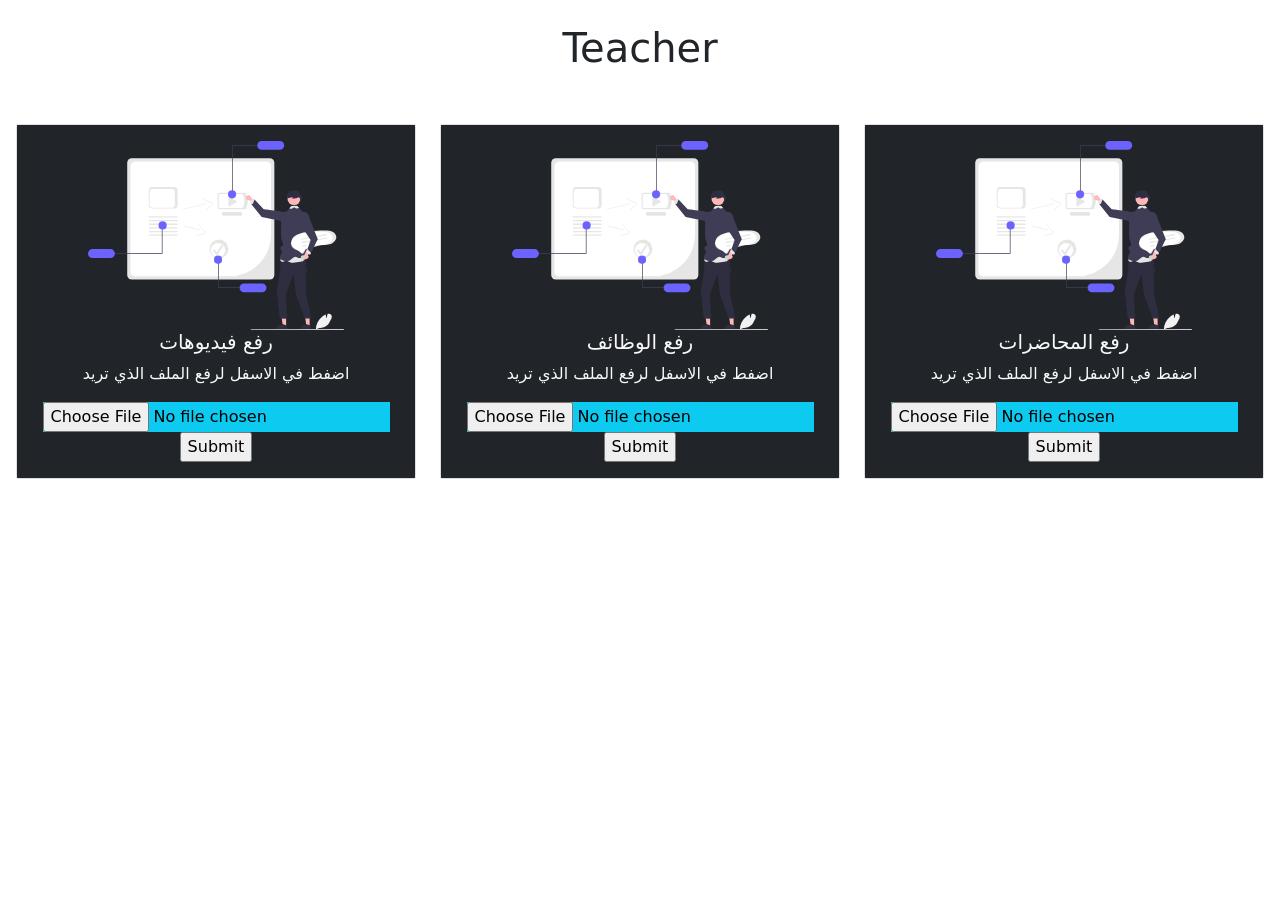
<file: teacher.html>
<!DOCTYPE html>
<html lang="en">
<head>
   <link rel="stylesheet" href="css/bootstrap.css">
    <meta charset="UTF-8">
    <meta http-equiv="X-UA-Compatible" content="IE=edge">
    <meta name="viewport" content="width=device-width, initial-scale=1.0">
    <title>Teacher</title>
</head>
<body>
    <section id="s1m mt-5">
        <div class="container text-center py-4 ">
        <h1 >Teacher</h1>
        </div>
        <div class="row text-center m-1 ">
        <div class="col-sm-4  py-3 ss33">
        <div class="card">
        <div class="card-body bg-dark text-light">
          
        <img src="teacher.svg" width="70%" height="50%" alt="">
        <h5 class="card-title">رفع فيديوهات </h5>
        <p class="card-text">اضفط في الاسفل  لرفع الملف الذي تريد</p>
        <form action="/action_page.php">
            <input type="file" id="myFile" name="filename" class="btn-info file">
            <input type="submit">
          </form>
        </div>
        </div>
        </div>
        <div class="col-sm-4  py-3 imgst1">
        <div class="card">
        <div class="card-body bg-dark text-light">
        <img src="teacher.svg" width="70%" height="70%" alt="">
        <h5 class="card-title">رفع الوظائف</h5>
        <p class="card-text">اضفط في الاسفل  لرفع الملف الذي تريد</p>
        <form action="/action_page.php">
            <input type="file" id="myFile" name="filename" class="btn-info file">
            <input type="submit">
          </form>
        </div>
        </div>
        </div>
        
        <div class="col-sm-4  py-3 btn11 ">
        <div class="card">
        <div class="card-body bg-dark text-light">
        <img src="teacher.svg" width="70%" height="50%" alt="">
        <h5 class="card-title">رفع المحاضرات</h5>
        <p class="card-text">اضفط في الاسفل  لرفع الملف الذي تريد</p>
        <form action="/action_page.php">
            <input type="file" id="myFile" name="filename" class="btn-info file">
            <input type="submit">
          </form>
        </div>
        </div>
        </div>
  
      <script src="js/bootstrap.bundle.min.js"></script>
</body>
</html>
</file>
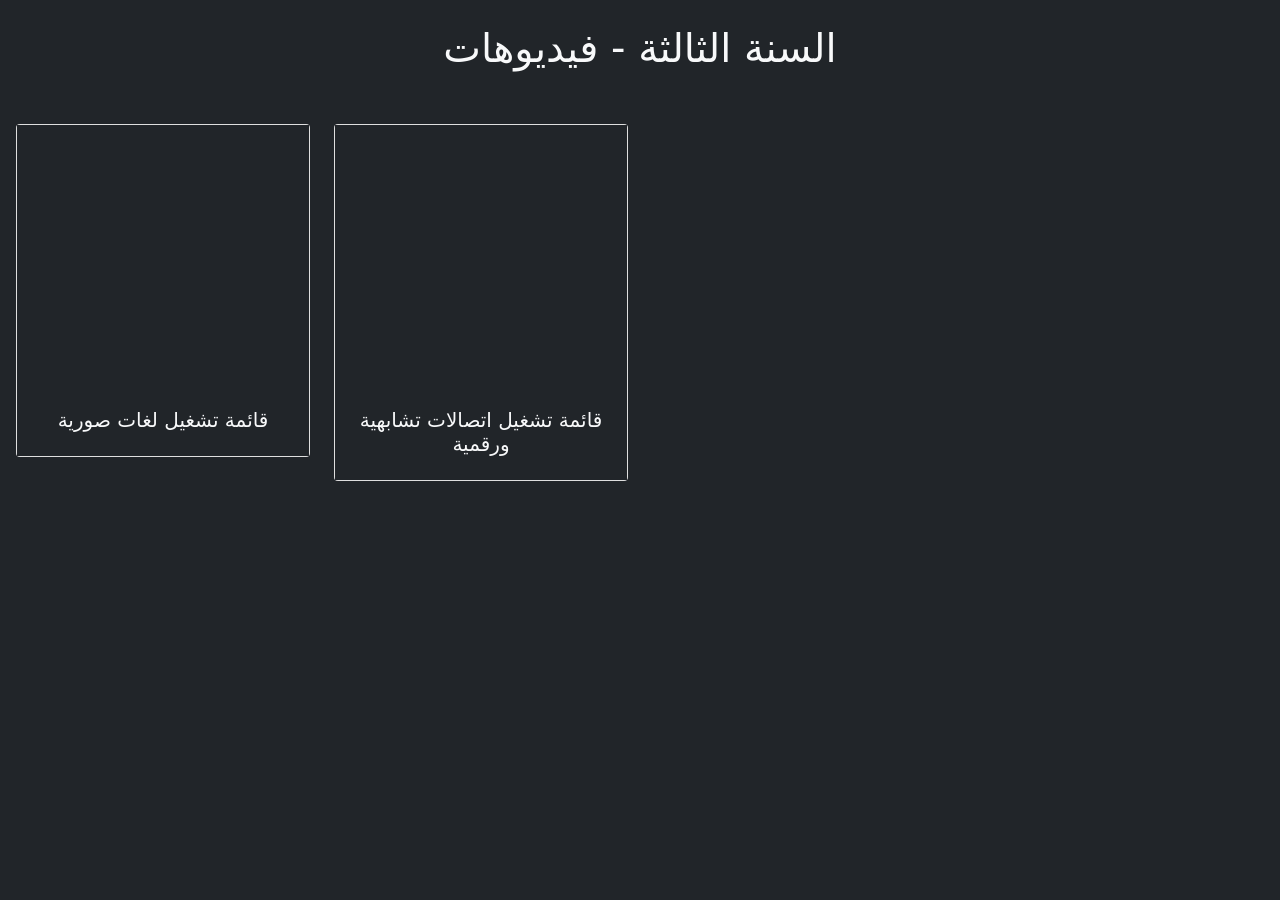
<file: vedio.html>
<!DOCTYPE html>
<html lang="en">
<head>
    <meta charset="UTF-8">
    <meta http-equiv="X-UA-Compatible" content="IE=edge">
    <meta name="viewport" content="width=device-width, initial-scale=1.0">
    <link rel="stylesheet" href="css/bootstrap.css">
    <title>vedio1</title>
</head>
<body class="bg-dark">
    <section id="s1m">
    <div class="container text-center py-4 ">
    <h1 class="text-light">السنة الثالثة - فيديوهات</h1>
   
    </div>
    <section class="row text-center m-1 ">
    <div class="col-sm-3  py-3 ss33">
    <div class="card">
    <div class="card-body bg-dark text-light">
      
        <iframe width="300" height="260" src="https://www.youtube.com/embed/videoseries?list=PLYLuspkCZ-6kT9-8aymIUz-cv8xpRzzPY" title="YouTube video player" frameborder="0" allow="accelerometer; autoplay; clipboard-write; encrypted-media; gyroscope; picture-in-picture" allowfullscreen></iframe>
    <h5 class="card-title">قائمة تشغيل لغات صورية</h5>
    
   
    </div>
    </div>
    </div>
    
                                    <div class="col-sm-3  py-3 ss33">
                                        <div class="card">
                                        <div class="card-body bg-dark text-light">
                                            <iframe width="300" height="260" src="https://www.youtube.com/embed/videoseries?list=PLYLuspkCZ-6mxwB8KcCEsEKVBGMk9b4pp" title="YouTube video player" frameborder="0" allow="accelerometer; autoplay; clipboard-write; encrypted-media; gyroscope; picture-in-picture" allowfullscreen></iframe>
                                           
                                        <h5 class="card-title">قائمة تشغيل اتصالات تشابهية ورقمية</h5>
                                        
                                       
                                        </div>
                                        </div>
                                        </div>

</section>

    <script src="js/bootstrap.bundle.min.js"></script>
</body>
</html>
</file>
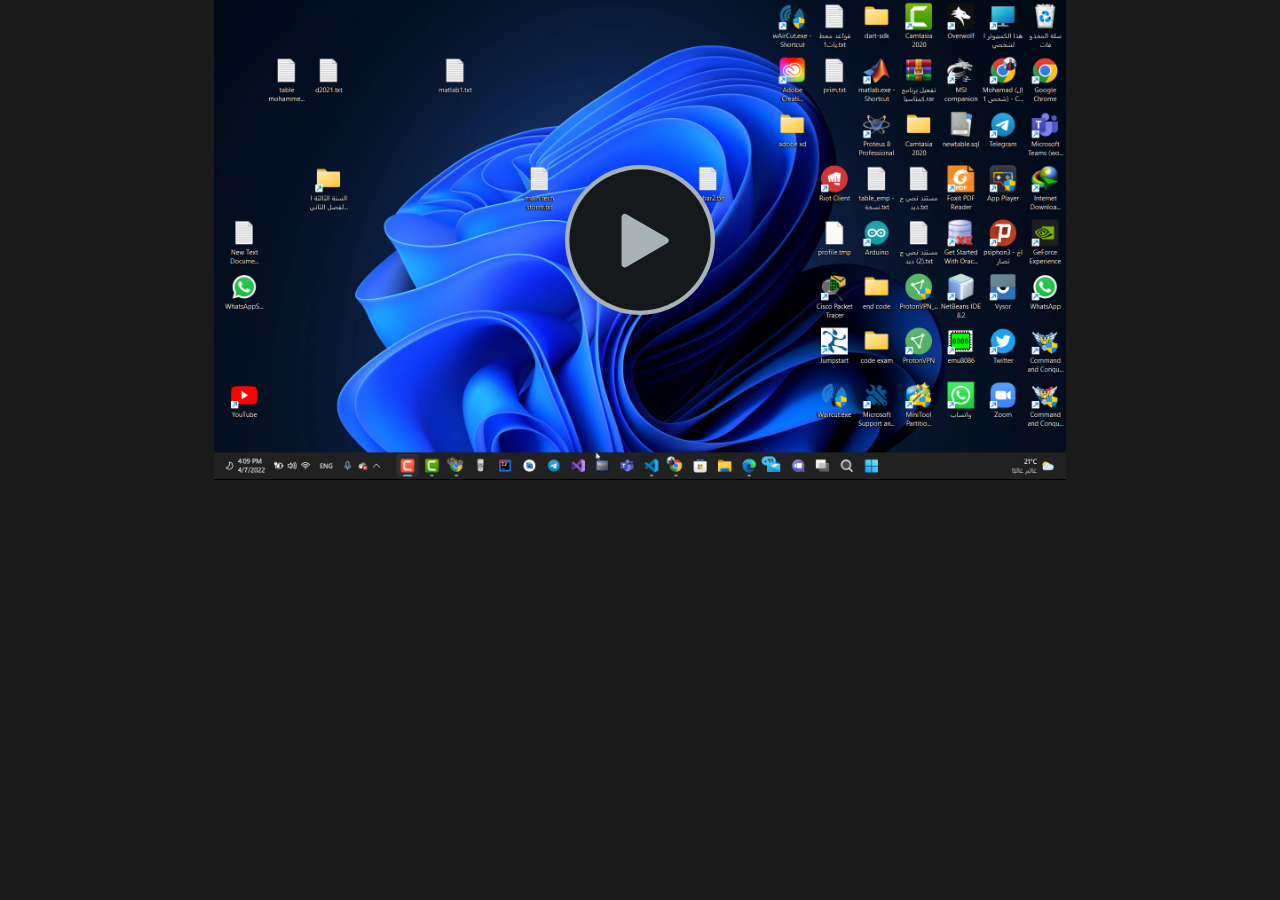
<file: techstormProject/techstormProject.html>
<!DOCTYPE HTML>
<html>
<head>
        <meta name="DC.date" content="2022-04-07 04:08:55 PM" />
        <meta name="DC.language" content="ENU" />

<meta name="google" value="notranslate" /> 
<meta http-equiv="Content-Type" content="text/html; charset=utf-8" />
<meta http-equiv="X-UA-Compatible" content="IE=edge,chrome=1">
<title>Created by Camtasia 2020</title>

<link href="techstormProject_embed.css" rel="stylesheet" type="text/css">
</head>
<body>
<div class="smart-player-embed-container">
<iframe class="smart-player-embed-iframe" id="embeddedSmartPlayerInstance" src="techstormProject_player.html?embedIFrameId=embeddedSmartPlayerInstance" scrolling="no" frameborder="0" webkitAllowFullScreen mozallowfullscreen allowFullScreen></iframe>
</div>
<script src="scripts/embedded-smart-player.min.js"></script>

</body>
</html>
</file>
<file: firstbage.css>
*{
    padding: 0;
    margin: 0;

}
body{
    font-family: sans-serif;
}
.navbar{
    background-image: linear-gradient(to right,#3fb8c3,#2f3697);
}
.navbar-brand img{
height: 40px;
padding-top: 10px;
}
.navbar-nav li a{
color: #fff !important;
font-weight: 600;
}
.navbar-toggler{
    outline: none !important;
}
#banner{
background-image: linear-gradient(to right,#3fb8c3,#2f3697);
color: #fff;
padding-top: 5%;
}
.promo-title{
    font-size: 40px;
    font-weight: 600;
    margin-top: 100px;
}
.play-btn{
    width: 45px;
    margin: 20px;
}
#banner a img{
    color: #fff;
    width: 45px;
    margin: 20px;
}
#banner a{
    text-decoration: none;
    color: #fff;
}
.bottom-img{
    width: 100%;
}
#services{
    padding: 80px 0;
}
.services-img1{
    width: 70px;
    margin-top: 20px;
}
.services-img2{
    width: 70px;
    margin-top: 20px;
}
.services-img3{
    width: 70px;
    margin-top: 20px;
}
.services-img1 h4{
    font-size: 300;
}
.brand-text::before{
content: '';
background: #7b1798;
height: 10px;
width: 100px;
margin-left: auto;
margin-right: auto;
display: block;
transform: translateY(63px);
}
.btn-primary{
    box-shadow: none;
    padding: 8px 25px;
    border: none;
    border-radius: 30px 10px;
    background-image: linear-gradient(to right,#a517ba,#5f1782);
}
.logo{
    font-weight: 700;
    
}
.btn1{
border: none;
border-radius: 20px;
box-sizing: border-box;
box-shadow: none;
padding-right: 30px;
padding-left: 30px;
background-image: linear-gradient(to right,#1ad9cc,#3c2cb6);
}
.descripton{
    font-weight: 700;
    font-family: 'Gill Sans', 'Gill Sans MT', Calibri, 'Trebuchet MS', sans-serif;
}
.info{
    color: #30b5d9;
}
.promo-title{
    color: black;
}
.btn{
font-weight: 600;
font-size: large;
    color: white;
}
.textlearn{
    font-weight: 700;
    font-size: larger;
    font-family: 'Gill Sans', 'Gill Sans MT', Calibri, 'Trebuchet MS', sans-serif;
}
.textques{
    font-weight: 700;
    font-size: 400;
    font-family: 'Gill Sans', 'Gill Sans MT', Calibri, 'Trebuchet MS', sans-serif;
}
 div .imagelearn{
    margin-left: 40%;
    
    }
.title{
    font-weight:700 ;
    font-size: 1000;
}
</file>
<file: firstloginstudent.css>
*{
    padding: 0;
    margin: 0;
    box-sizing: border-box;
}
.row{
    background: white;
    border-radius: 20px;
    box-shadow: 12px 12px 22px;

}
section img{
    border-top-left-radius:30px ;
border-bottom-left-radius:20px ;

}
  .animate__heartBeat {
    font-size: 4rem;
 font-weight: 700;
 font-family: 'Gill Sans', 'Gill Sans MT', Calibri, 'Trebuchet MS', sans-serif;
}
.inp{
  height: 50px;
  width: 70%;
    border: none;
    outline: none;
    border-radius: 60px;
    box-shadow: 1px -1px 30px -11px rgba(0,0,0,0.75);
-webkit-box-shadow: 1px -1px 30px -11px rgba(0,0,0,0.75);
-moz-box-shadow: 1px -1px 30px -11px rgba(0,0,0,0.75);

}
.sign-up{
    height: 50px;
    width: 50%;
      border: none;
      outline: none;
      border-radius: 60px;  
   color: white;
}
.erorrus{
color: red;
visibility: hidden;
}
.erorrusunh{
    visibility: visible;
}
.erorrps{
    color: red;
visibility: hidden;
}
.erorrpsunh{
    visibility: visible;
}
</file>
<file: login.css>
body {
	margin: 0;
	padding: 0;
	
	
	

  }
 

  
  .styled-table {
    border-collapse: collapse;
    margin: 25px 0;
    font-size: 0.9em;
    font-family: sans-serif;
    min-width: 400px;
    box-shadow: 0 0 20px rgba(0, 0, 0, 0.15);
}
.styled-table th,
.styled-table td {
    padding: 12px 15px;
}
.styled-table thead tr {
    background-color: #3684a3;
    color: #ffffff;
    text-align: left;
}
.styled-table tbody tr {
    border-bottom: 1px solid #dddddd;
}

.styled-table tbody tr:nth-of-type(even) {
    background-color: #f3f3f3;
}

.styled-table tbody tr:last-of-type {
    border-bottom: 2px solid #3684a3;
}
.styled-table tbody tr.active-row {
    font-weight: bold;
    color: #3684a3;
}
.m388{
	visibility: hidden;
}
.unhiden{
	visibility: visible;
}
.m403{
	visibility: hidden;
}
.unhiden4{
	visibility: visible;
}
.m420{
	visibility: hidden;

}
.unhiden420{
	visibility: visible;
}
.styled-table{
	transform: translateX(20%);
}
form .form-outline{
	align-content: center;
	margin-top: 20%;
}
.container{
  justify-content: center;
  align-content: center;
  margin-left: auto;
  margin-right: auto;
}
@import url('https://fonts.googleapis.com/css?family=Raleway:400,700');

* {
	box-sizing: border-box;
	margin: 0;
	padding: 0;	
	font-family: Raleway, sans-serif;
}

body {
	background: linear-gradient(90deg, #9cbcc9, #3684a3);	
}

.container {
	display: flex;
	align-items: center;
	justify-content: center;
	min-height: 100vh;
}

.screen {		
	background: linear-gradient(90deg, #98b2bd, #3684a3);		
	position: relative;	
	height: 600px;
	width: 360px;	
	box-shadow: 0px 0px 24px #3684a3;
}

.screen__content {
	z-index: 1;
	position: relative;	
	height: 100%;
}

.screen__background {		
	position: absolute;
	top: 0;
	left: 0;
	right: 0;
	bottom: 0;
	z-index: 0;
	-webkit-clip-path: inset(0 0 0 0);
	clip-path: inset(0 0 0 0);	
}

.screen__background__shape {
	transform: rotate(45deg);
	position: absolute;
}

.screen__background__shape1 {
	height: 520px;
	width: 520px;
	background: #FFF;	
	top: -50px;
	right: 120px;	
	border-radius: 0 72px 0 0;
}

.screen__background__shape2 {
	height: 220px;
	width: 220px;
	background: #3684a3;	
	top: -172px;
	right: 0;	
	border-radius: 32px;
}

.screen__background__shape3 {
	height: 540px;
	width: 190px;
	background: linear-gradient(270deg, #3684a3, #3684a3);
	top: -24px;
	right: 0;	
	border-radius: 32px;
}

.screen__background__shape4 {
	height: 400px;
	width: 200px;
	background: #3684a3;	
	top: 420px;
	right: 50px;	
	border-radius: 60px;
}

.login {
	width: 320px;
	padding: 30px;
	padding-top: 156px;
}

.login__field {
	padding: 20px 0px;	
	position: relative;	
}

.login__icon {
	position: absolute;
	top: 30px;
	color: #3684a3;
}

.login__input {
	border: none;
	border-bottom: 2px solid #D1D1D4;
	background: none;
	padding: 10px;
	padding-left: 24px;
	font-weight: 700;
	width: 75%;
	transition: .2s;
}

.login__input:active,
.login__input:focus,
.login__input:hover {
	outline: none;
	border-bottom-color: #3684a3;
}

.login__submit {
	background: #fff;
	font-size: 14px;
	margin-top: 30px;
	padding: 16px 20px;
	border-radius: 26px;
	border: 1px solid #D4D3E8;
	text-transform: uppercase;
	font-weight: 700;
	display: flex;
	align-items: center;
	width: 100%;
	color: #3684a3;
	box-shadow: 0px 2px 2px #3684a3;
	cursor: pointer;
	transition: .2s;
}

.login__submit:active,
.login__submit:focus,
.login__submit:hover {
	border-color: #3684a3;
	outline: none;
}

.button__icon {
	font-size: 24px;
	margin-left: auto;
	color: #3684a3;
}

.social-login {	
	position: absolute;
	height: 140px;
	width: 160px;
	text-align: center;
	bottom: 0px;
	right: 0px;
	color: #fff;
}

.social-icons {
	display: flex;
	align-items: center;
	justify-content: center;
}

.social-login__icon {
	padding: 20px 10px;
	color: #fff;
	text-decoration: none;	
	text-shadow: 0px 0px 8px #329ec9;
}

.social-login__icon:hover {
	transform: scale(1.5);	
}
</file>
<file: s3.css>
@media (min-width:1200px ){
    .contaner{
        width: 1170px;
    }
    section  .ss1{
        transition: all 0.5s
    }
    section  .ss1:hover{
    transform: translateY(20%);
    }
    section .ss2{
       
        transition: all 0.5s;
    }
    section  .ss2:hover{
    transform: translateY(20%);
    }
    section  .ss3{
      
        transition: all 0.5s;
    }
    section  .ss3:hover{
    transform: translateY(20%);
    }
}
</file>
<file: techstormProject/techstormProject_embed.css>
@charset "utf-8";

html, body {
  margin: 0;
  width: 100%;
  text-align: center;
  background-color: #1a1a1a;
  box-sizing: border-box;
  overflow: hidden;
}

.smart-player-embed-container {
  margin-left: auto;
  margin-right: auto;
  max-width: 852px;
  height: 0;
  overflow: hidden;
  padding-top: calc(480 / 852 * 100%);
  position: relative;
}

.smart-player-embed-iframe {
  position: absolute;
  top: 0;
  left: 0;
  width: 100%;
  height: 100%;
  max-width: 852px;
  max-height: 480px;
}

.smart-player-embed-iframe:-ms-fullscreen { 
  max-width: 100%;
  max-height: 100%;
}

@media screen and ( max-height: 480px )
{
   .smart-player-embed-iframe {
     max-height: 100vh;
   }
}
</file>
